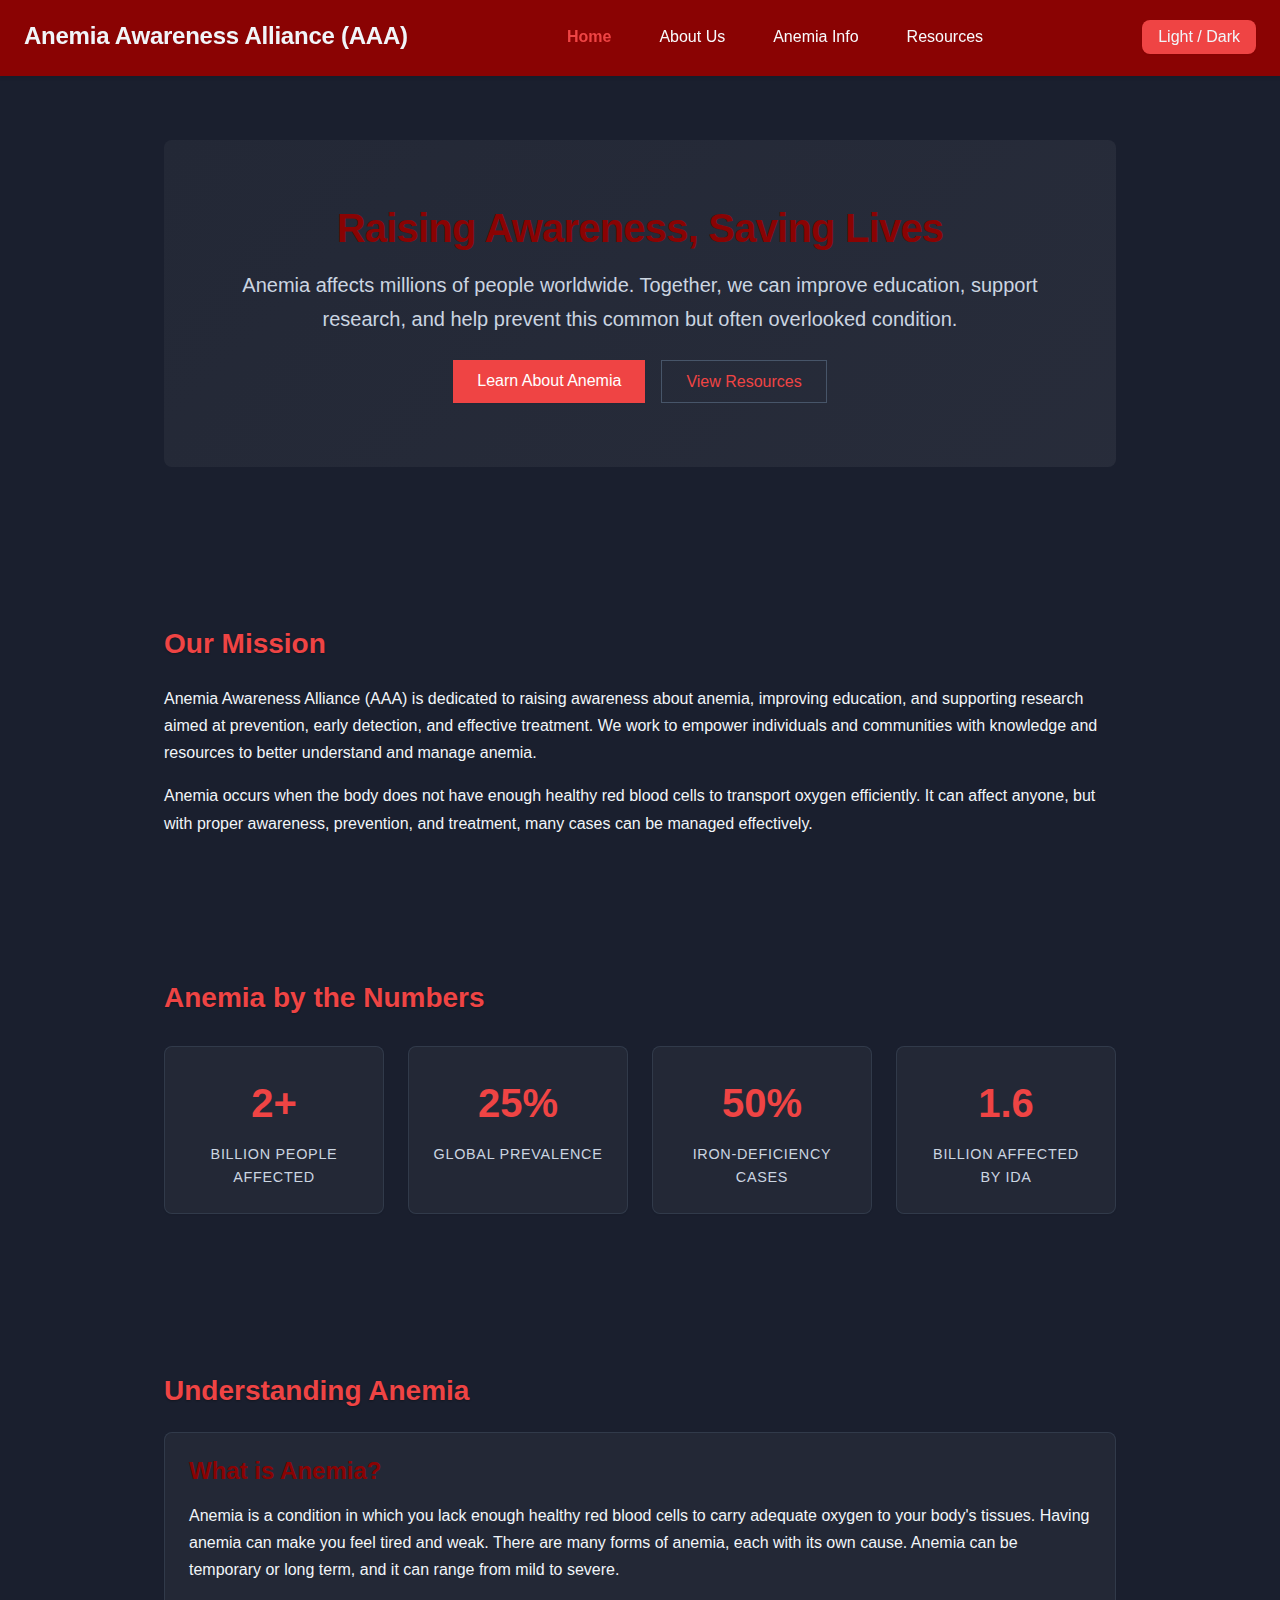
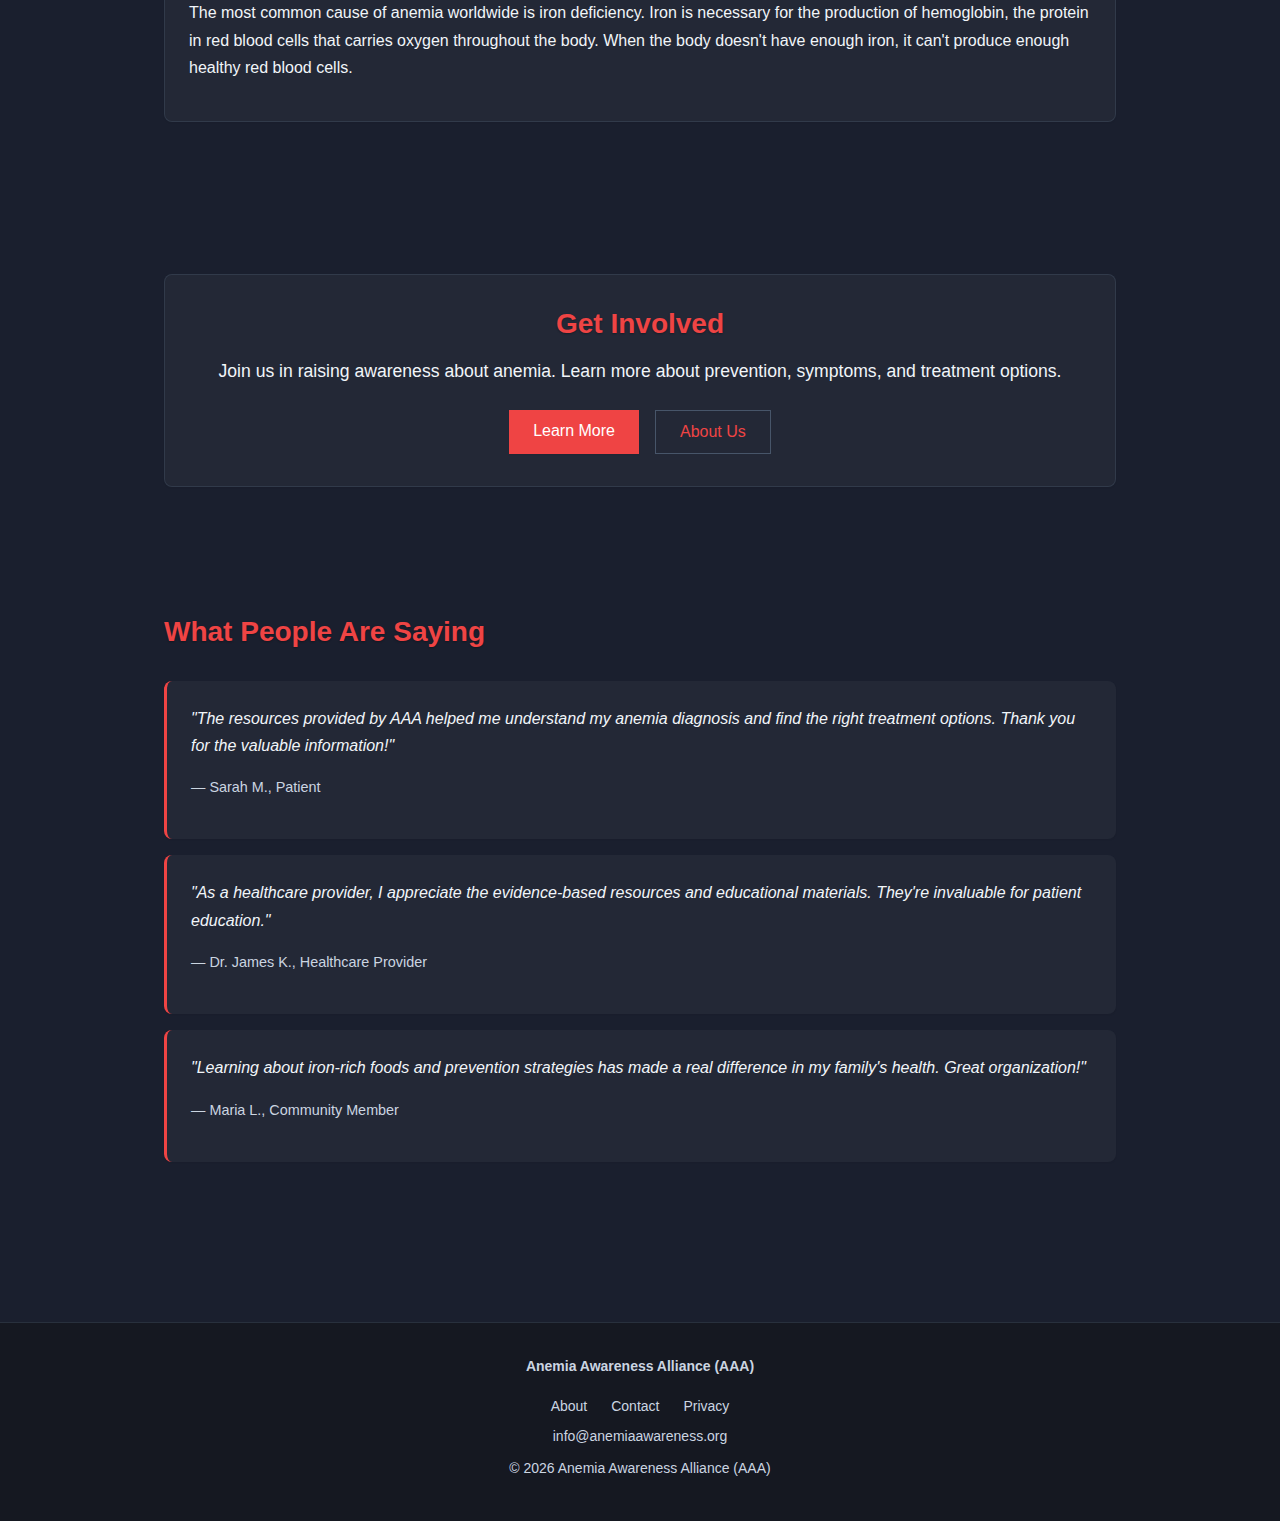
<file: index.html>
<!DOCTYPE html>
<html lang="en" class="theme-dark">
<head>
  <meta charset="UTF-8" />
  <meta name="viewport" content="width=device-width, initial-scale=1.0" />
  <title>Anemia Awareness Alliance (AAA)</title>
  <link rel="stylesheet" href="style.css" />
</head>
<body class="theme-dark">
  <header>
    <h1>Anemia Awareness Alliance (AAA)</h1>
    <nav>
      <a href="index.html" class="active">Home</a>
      <a href="about.html">About Us</a>
      <a href="research.html">Anemia Info</a>
      <a href="resources.html">Resources</a>
    </nav>
    <button class="theme-toggle" onclick="toggleTheme()" aria-label="Toggle theme">Light / Dark</button>
  </header>

  <main>
    <!-- Hero Section -->
    <section>
      <div class="hero">
        <h1>Raising Awareness, Saving Lives</h1>
        <p>
          Anemia affects millions of people worldwide. Together, we can improve education,
          support research, and help prevent this common but often overlooked condition.
        </p>
        <div class="btn-group">
          <a href="research.html" class="btn-primary">Learn About Anemia</a>
          <a href="resources.html" class="btn-secondary">View Resources</a>
        </div>
      </div>
    </section>

    <!-- Mission Section -->
    <section>
      <h2>Our Mission</h2>
      <p>
        Anemia Awareness Alliance (AAA) is dedicated to raising awareness about anemia,
        improving education, and supporting research aimed at prevention, early detection,
        and effective treatment. We work to empower individuals and communities with knowledge
        and resources to better understand and manage anemia.
      </p>
      <p>
        Anemia occurs when the body does not have enough healthy red blood cells to transport
        oxygen efficiently. It can affect anyone, but with proper awareness, prevention, and
        treatment, many cases can be managed effectively.
      </p>
    </section>

    <!-- Stats Section -->
    <section>
      <h2>Anemia by the Numbers</h2>
      <div class="stats-grid">
        <div class="stat-card">
          <div class="stat-number">2+</div>
          <div class="stat-label">Billion People Affected</div>
        </div>
        <div class="stat-card">
          <div class="stat-number">25%</div>
          <div class="stat-label">Global Prevalence</div>
        </div>
        <div class="stat-card">
          <div class="stat-number">50%</div>
          <div class="stat-label">Iron-Deficiency Cases</div>
        </div>
        <div class="stat-card">
          <div class="stat-number">1.6</div>
          <div class="stat-label">Billion Affected by IDA</div>
        </div>
      </div>
    </section>

    <!-- Awareness Explanation -->
    <section>
      <h2>Understanding Anemia</h2>
      <div class="card">
        <h3>What is Anemia?</h3>
        <p>
          Anemia is a condition in which you lack enough healthy red blood cells to carry adequate
          oxygen to your body's tissues. Having anemia can make you feel tired and weak. There are
          many forms of anemia, each with its own cause. Anemia can be temporary or long term, and
          it can range from mild to severe.
        </p>
        <p>
          The most common cause of anemia worldwide is iron deficiency. Iron is necessary for the
          production of hemoglobin, the protein in red blood cells that carries oxygen throughout
          the body. When the body doesn't have enough iron, it can't produce enough healthy red
          blood cells.
        </p>
      </div>
    </section>

    <!-- Call to Action -->
    <section>
      <div class="card card-cta">
        <h2>Get Involved</h2>
        <p>
          Join us in raising awareness about anemia. Learn more about prevention, symptoms, and treatment options.
        </p>
        <div class="btn-group">
          <a href="research.html" class="btn-primary">Learn More</a>
          <a href="about.html" class="btn-secondary">About Us</a>
        </div>
      </div>
    </section>

    <!-- Testimonials Section -->
    <section>
      <h2>What People Are Saying</h2>
      <div class="testimonials">
        <div class="testimonial">
          <p class="testimonial-text">
            "The resources provided by AAA helped me understand my anemia diagnosis and find the right treatment options. Thank you for the valuable information!"
          </p>
          <p class="testimonial-author">— Sarah M., Patient</p>
        </div>
        <div class="testimonial">
          <p class="testimonial-text">
            "As a healthcare provider, I appreciate the evidence-based resources and educational materials. They're invaluable for patient education."
          </p>
          <p class="testimonial-author">— Dr. James K., Healthcare Provider</p>
        </div>
        <div class="testimonial">
          <p class="testimonial-text">
            "Learning about iron-rich foods and prevention strategies has made a real difference in my family's health. Great organization!"
          </p>
          <p class="testimonial-author">— Maria L., Community Member</p>
        </div>
      </div>
    </section>
  </main>

  <footer>
    <p><strong>Anemia Awareness Alliance (AAA)</strong></p>
    <div class="footer-links">
      <a href="about.html">About</a>
      <a href="about.html">Contact</a>
      <a href="#">Privacy</a>
    </div>
    <p class="footer-email">
      <a href="mailto:info@anemiaawareness.org">info@anemiaawareness.org</a>
    </p>
    <p>&copy; 2026 Anemia Awareness Alliance (AAA)</p>
  </footer>
  <script src="theme.js"></script>
</body>
</html>
</file>
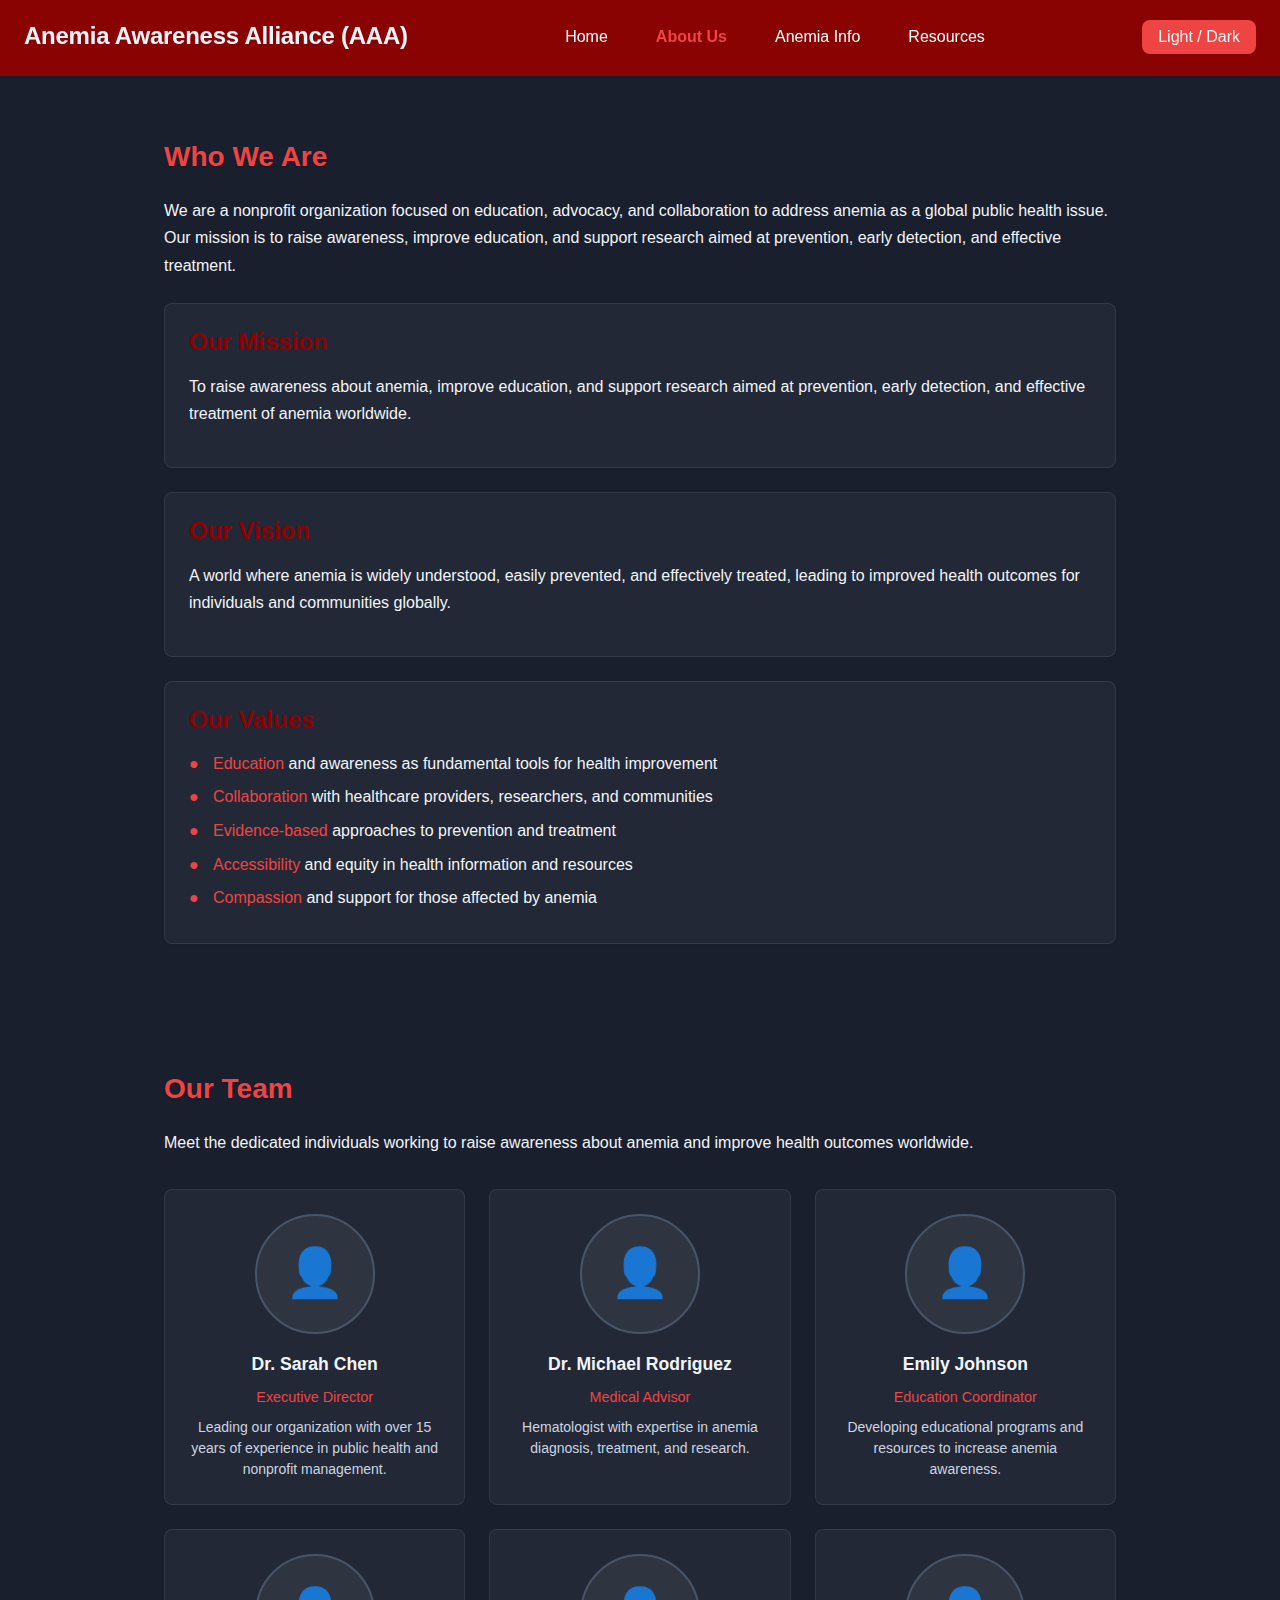
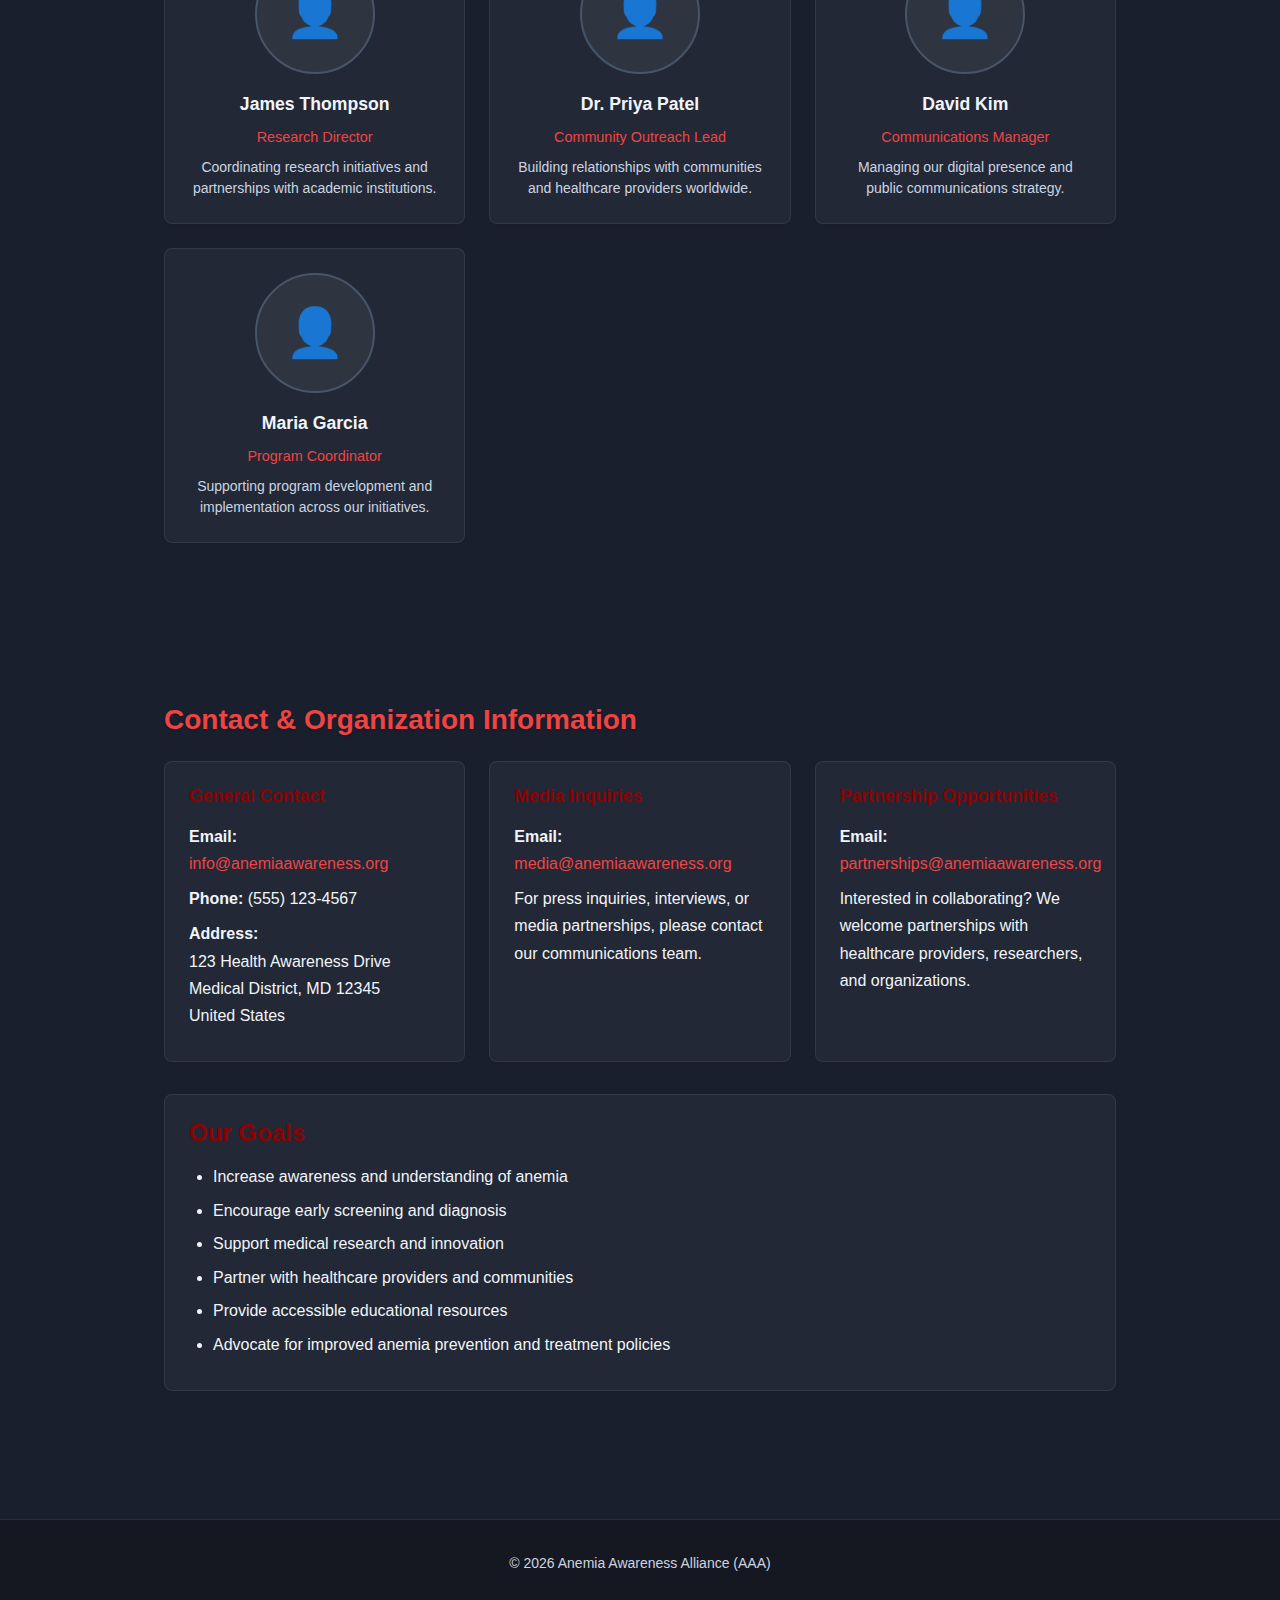
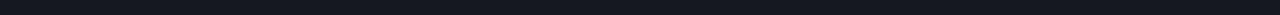
<file: about.html>
<!DOCTYPE html>
<html lang="en" class="theme-dark">
<head>
  <meta charset="UTF-8" />
  <meta name="viewport" content="width=device-width, initial-scale=1.0" />
  <title>About Us | AAA</title>
  <link rel="stylesheet" href="style.css" />
</head>
<body class="theme-dark">
  <header>
    <h1>Anemia Awareness Alliance (AAA)</h1>
    <nav>
      <a href="index.html">Home</a>
      <a href="about.html" class="active">About Us</a>
      <a href="research.html">Anemia Info</a>
      <a href="resources.html">Resources</a>
    </nav>
    <button class="theme-toggle" onclick="toggleTheme()" aria-label="Toggle theme">Light / Dark</button>
  </header>

  <main>
    <section>
      <h2>Who We Are</h2>
      <p>
        We are a nonprofit organization focused on education, advocacy, and collaboration
        to address anemia as a global public health issue. Our mission is to raise awareness,
        improve education, and support research aimed at prevention, early detection, and effective treatment.
      </p>

      <div class="card">
        <h3>Our Mission</h3>
        <p>
          To raise awareness about anemia, improve education, and support research aimed at prevention,
          early detection, and effective treatment of anemia worldwide.
        </p>
      </div>

      <div class="card">
        <h3>Our Vision</h3>
        <p>
          A world where anemia is widely understood, easily prevented, and effectively treated,
          leading to improved health outcomes for individuals and communities globally.
        </p>
      </div>

      <div class="card">
        <h3>Our Values</h3>
        <ul class="values-list">
          <li><span>Education</span> and awareness as fundamental tools for health improvement</li>
          <li><span>Collaboration</span> with healthcare providers, researchers, and communities</li>
          <li><span>Evidence-based</span> approaches to prevention and treatment</li>
          <li><span>Accessibility</span> and equity in health information and resources</li>
          <li><span>Compassion</span> and support for those affected by anemia</li>
        </ul>
      </div>
    </section>

    <!-- Iron Rush Mini-Game -->
    <section class="game-section">
      <h2>Iron Rush - Learn While You Play</h2>
      <p>
        Try our interactive mini-game to learn about iron-rich foods and what to avoid!
        Control a red blood cell and collect iron-rich foods while avoiding items that block iron absorption.
      </p>
      <div class="game-container">
        <div class="game-wrapper">
          <canvas id="ironRushCanvas" class="game-canvas"></canvas>
          <p class="game-description">
            Use arrow keys or WASD to move. Collect iron-rich foods (meat, spinach, beans, vitamin C) and avoid tea, coffee, and milk.
          </p>
        </div>
      </div>
    </section>

    <!-- Team Section -->
    <section>
      <h2>Our Team</h2>
      <p>
        Meet the dedicated individuals working to raise awareness about anemia and improve health outcomes worldwide.
      </p>
      <div class="team-grid">
        <div class="team-member">
          <div class="team-member-image">👤</div>
          <div class="team-member-name">Dr. Sarah Chen</div>
          <div class="team-member-role">Executive Director</div>
          <div class="team-member-bio">
            Leading our organization with over 15 years of experience in public health and nonprofit management.
          </div>
        </div>
        <div class="team-member">
          <div class="team-member-image">👤</div>
          <div class="team-member-name">Dr. Michael Rodriguez</div>
          <div class="team-member-role">Medical Advisor</div>
          <div class="team-member-bio">
            Hematologist with expertise in anemia diagnosis, treatment, and research.
          </div>
        </div>
        <div class="team-member">
          <div class="team-member-image">👤</div>
          <div class="team-member-name">Emily Johnson</div>
          <div class="team-member-role">Education Coordinator</div>
          <div class="team-member-bio">
            Developing educational programs and resources to increase anemia awareness.
          </div>
        </div>
        <div class="team-member">
          <div class="team-member-image">👤</div>
          <div class="team-member-name">James Thompson</div>
          <div class="team-member-role">Research Director</div>
          <div class="team-member-bio">
            Coordinating research initiatives and partnerships with academic institutions.
          </div>
        </div>
        <div class="team-member">
          <div class="team-member-image">👤</div>
          <div class="team-member-name">Dr. Priya Patel</div>
          <div class="team-member-role">Community Outreach Lead</div>
          <div class="team-member-bio">
            Building relationships with communities and healthcare providers worldwide.
          </div>
        </div>
        <div class="team-member">
          <div class="team-member-image">👤</div>
          <div class="team-member-name">David Kim</div>
          <div class="team-member-role">Communications Manager</div>
          <div class="team-member-bio">
            Managing our digital presence and public communications strategy.
          </div>
        </div>
        <div class="team-member">
          <div class="team-member-image">👤</div>
          <div class="team-member-name">Maria Garcia</div>
          <div class="team-member-role">Program Coordinator</div>
          <div class="team-member-bio">
            Supporting program development and implementation across our initiatives.
          </div>
        </div>
      </div>
    </section>

    <!-- Organization Info Section -->
    <section class="org-info">
      <h2>Contact & Organization Information</h2>
      <div class="org-info-grid">
        <div class="org-contact">
          <h4>General Contact</h4>
          <p><strong>Email:</strong> <a href="mailto:info@anemiaawareness.org">info@anemiaawareness.org</a></p>
          <p><strong>Phone:</strong> (555) 123-4567</p>
          <p><strong>Address:</strong><br>
            123 Health Awareness Drive<br>
            Medical District, MD 12345<br>
            United States</p>
        </div>
        <div class="org-contact">
          <h4>Media Inquiries</h4>
          <p><strong>Email:</strong> <a href="mailto:media@anemiaawareness.org">media@anemiaawareness.org</a></p>
          <p>For press inquiries, interviews, or media partnerships, please contact our communications team.</p>
        </div>
        <div class="org-contact">
          <h4>Partnership Opportunities</h4>
          <p><strong>Email:</strong> <a href="mailto:partnerships@anemiaawareness.org">partnerships@anemiaawareness.org</a></p>
          <p>Interested in collaborating? We welcome partnerships with healthcare providers, researchers, and organizations.</p>
        </div>
      </div>

      <div class="card card-margin-top">
        <h3>Our Goals</h3>
        <ul>
          <li>Increase awareness and understanding of anemia</li>
          <li>Encourage early screening and diagnosis</li>
          <li>Support medical research and innovation</li>
          <li>Partner with healthcare providers and communities</li>
          <li>Provide accessible educational resources</li>
          <li>Advocate for improved anemia prevention and treatment policies</li>
        </ul>
      </div>
    </section>
  </main>

  <footer>
    <p>&copy; 2026 Anemia Awareness Alliance (AAA)</p>
  </footer>
  <script src="theme.js"></script>
  <script>
    // Show game when clicking a value word
    document.addEventListener('DOMContentLoaded', function() {
      const valueWords = document.querySelectorAll('.values-list li span');
      const gameSection = document.querySelector('.game-section');
      
      valueWords.forEach(word => {
        word.addEventListener('click', function() {
          gameSection.classList.add('visible');
          gameSection.scrollIntoView({ behavior: 'smooth', block: 'start' });
        });
      });
    });
  </script>
  <script src="iron-rush-game.js"></script>
</body>
</html>
</file>
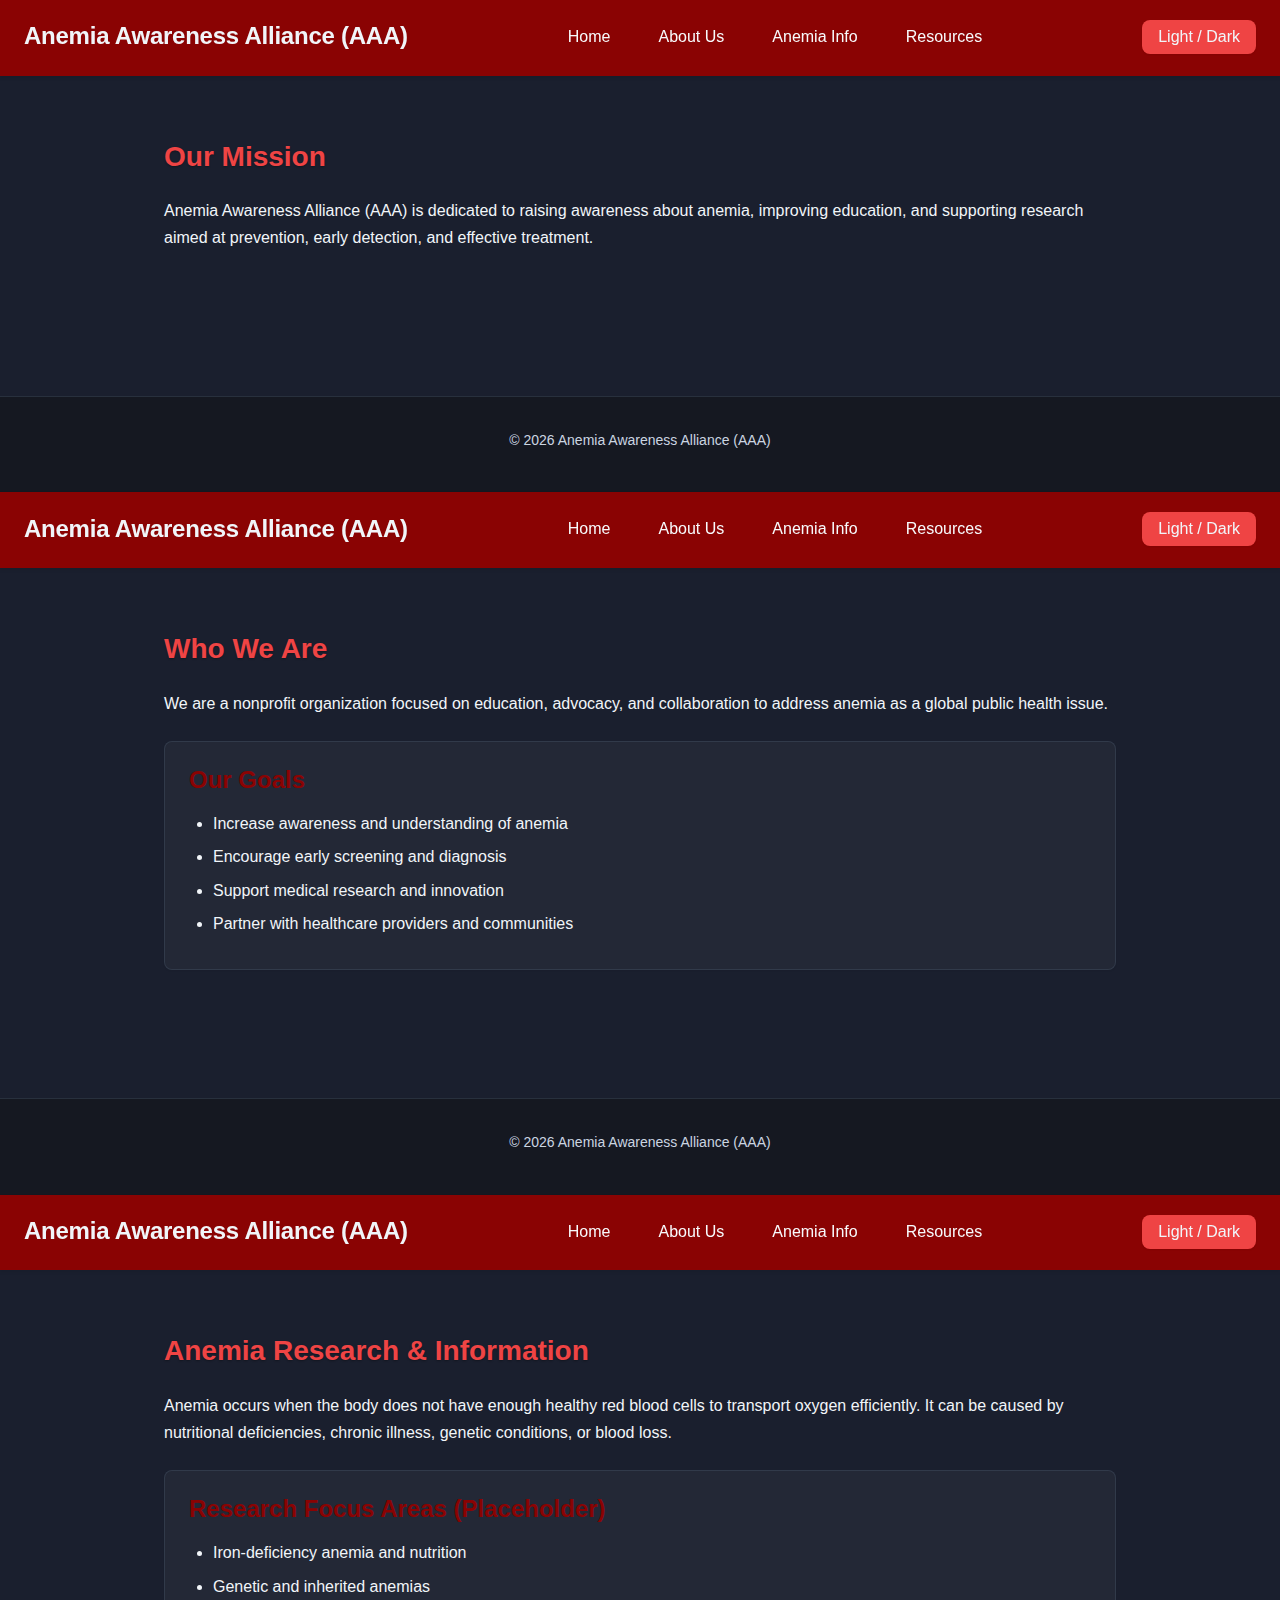
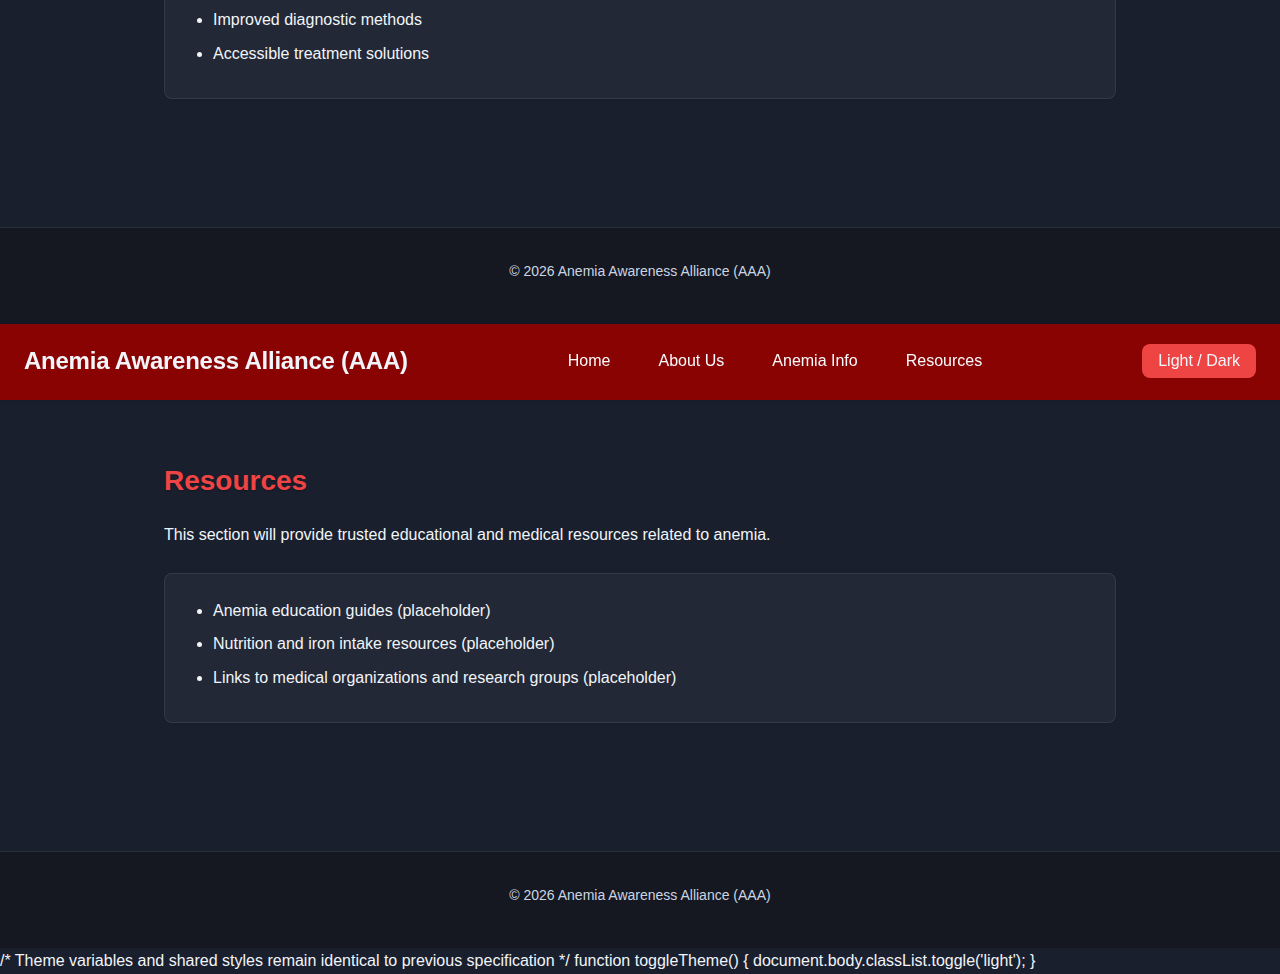
<file: medical_nonprofit_landing_page.html>
<!-- =========================
     index.html (HOME)
     ========================= -->
<!DOCTYPE html>
<html lang="en">
<head>
  <meta charset="UTF-8" />
  <meta name="viewport" content="width=device-width, initial-scale=1.0" />
  <title>Anemia Awareness Alliance (AAA)</title>
  <link rel="stylesheet" href="style.css" />
</head>
<body>
<header>
  <h1>Anemia Awareness Alliance (AAA)</h1>
  <nav>
    <a href="index.html">Home</a>
    <a href="about.html">About Us</a>
    <a href="research.html">Anemia Info</a>
    <a href="resources.html">Resources</a>
  </nav>
  <button class="theme-toggle" onclick="toggleTheme()">Light / Dark</button>
</header>

<section>
  <h2>Our Mission</h2>
  <p>
    Anemia Awareness Alliance (AAA) is dedicated to raising awareness about anemia,
    improving education, and supporting research aimed at prevention, early detection,
    and effective treatment.
  </p>
</section>

<footer>
  <p>&copy; 2026 Anemia Awareness Alliance (AAA)</p>
</footer>
<script src="theme.js"></script>
</body>
</html>


<!-- =========================
     about.html
     ========================= -->
<!DOCTYPE html>
<html lang="en">
<head>
  <meta charset="UTF-8" />
  <meta name="viewport" content="width=device-width, initial-scale=1.0" />
  <title>About Us | AAA</title>
  <link rel="stylesheet" href="style.css" />
</head>
<body>
<header>
  <h1>Anemia Awareness Alliance (AAA)</h1>
  <nav>
    <a href="index.html">Home</a>
    <a href="about.html">About Us</a>
    <a href="research.html">Anemia Info</a>
    <a href="resources.html">Resources</a>
  </nav>
  <button class="theme-toggle" onclick="toggleTheme()">Light / Dark</button>
</header>

<section>
  <h2>Who We Are</h2>
  <p>
    We are a nonprofit organization focused on education, advocacy, and collaboration
    to address anemia as a global public health issue.
  </p>

  <div class="card">
    <h3>Our Goals</h3>
    <ul>
      <li>Increase awareness and understanding of anemia</li>
      <li>Encourage early screening and diagnosis</li>
      <li>Support medical research and innovation</li>
      <li>Partner with healthcare providers and communities</li>
    </ul>
  </div>
</section>

<footer>
  <p>&copy; 2026 Anemia Awareness Alliance (AAA)</p>
</footer>
<script src="theme.js"></script>
</body>
</html>


<!-- =========================
     research.html
     ========================= -->
<!DOCTYPE html>
<html lang="en">
<head>
  <meta charset="UTF-8" />
  <meta name="viewport" content="width=device-width, initial-scale=1.0" />
  <title>Anemia Information | AAA</title>
  <link rel="stylesheet" href="style.css" />
</head>
<body>
<header>
  <h1>Anemia Awareness Alliance (AAA)</h1>
  <nav>
    <a href="index.html">Home</a>
    <a href="about.html">About Us</a>
    <a href="research.html">Anemia Info</a>
    <a href="resources.html">Resources</a>
  </nav>
  <button class="theme-toggle" onclick="toggleTheme()">Light / Dark</button>
</header>

<section>
  <h2>Anemia Research & Information</h2>
  <p>
    Anemia occurs when the body does not have enough healthy red blood cells to
    transport oxygen efficiently. It can be caused by nutritional deficiencies,
    chronic illness, genetic conditions, or blood loss.
  </p>

  <div class="card">
    <h3>Research Focus Areas (Placeholder)</h3>
    <ul>
      <li>Iron-deficiency anemia and nutrition</li>
      <li>Genetic and inherited anemias</li>
      <li>Improved diagnostic methods</li>
      <li>Accessible treatment solutions</li>
    </ul>
  </div>
</section>

<footer>
  <p>&copy; 2026 Anemia Awareness Alliance (AAA)</p>
</footer>
<script src="theme.js"></script>
</body>
</html>


<!-- =========================
     resources.html
     ========================= -->
<!DOCTYPE html>
<html lang="en">
<head>
  <meta charset="UTF-8" />
  <meta name="viewport" content="width=device-width, initial-scale=1.0" />
  <title>Resources | AAA</title>
  <link rel="stylesheet" href="style.css" />
</head>
<body>
<header>
  <h1>Anemia Awareness Alliance (AAA)</h1>
  <nav>
    <a href="index.html">Home</a>
    <a href="about.html">About Us</a>
    <a href="research.html">Anemia Info</a>
    <a href="resources.html">Resources</a>
  </nav>
  <button class="theme-toggle" onclick="toggleTheme()">Light / Dark</button>
</header>

<section>
  <h2>Resources</h2>
  <p>
    This section will provide trusted educational and medical resources related
    to anemia.
  </p>

  <div class="card">
    <ul>
      <li>Anemia education guides (placeholder)</li>
      <li>Nutrition and iron intake resources (placeholder)</li>
      <li>Links to medical organizations and research groups (placeholder)</li>
    </ul>
  </div>
</section>

<footer>
  <p>&copy; 2026 Anemia Awareness Alliance (AAA)</p>
</footer>
<script src="theme.js"></script>
</body>
</html>


<!-- =========================
     style.css (SHARED)
     ========================= -->
/* Theme variables and shared styles remain identical to previous specification */


<!-- =========================
     theme.js (SHARED)
     ========================= -->
function toggleTheme() {
  document.body.classList.toggle('light');
}
</file>
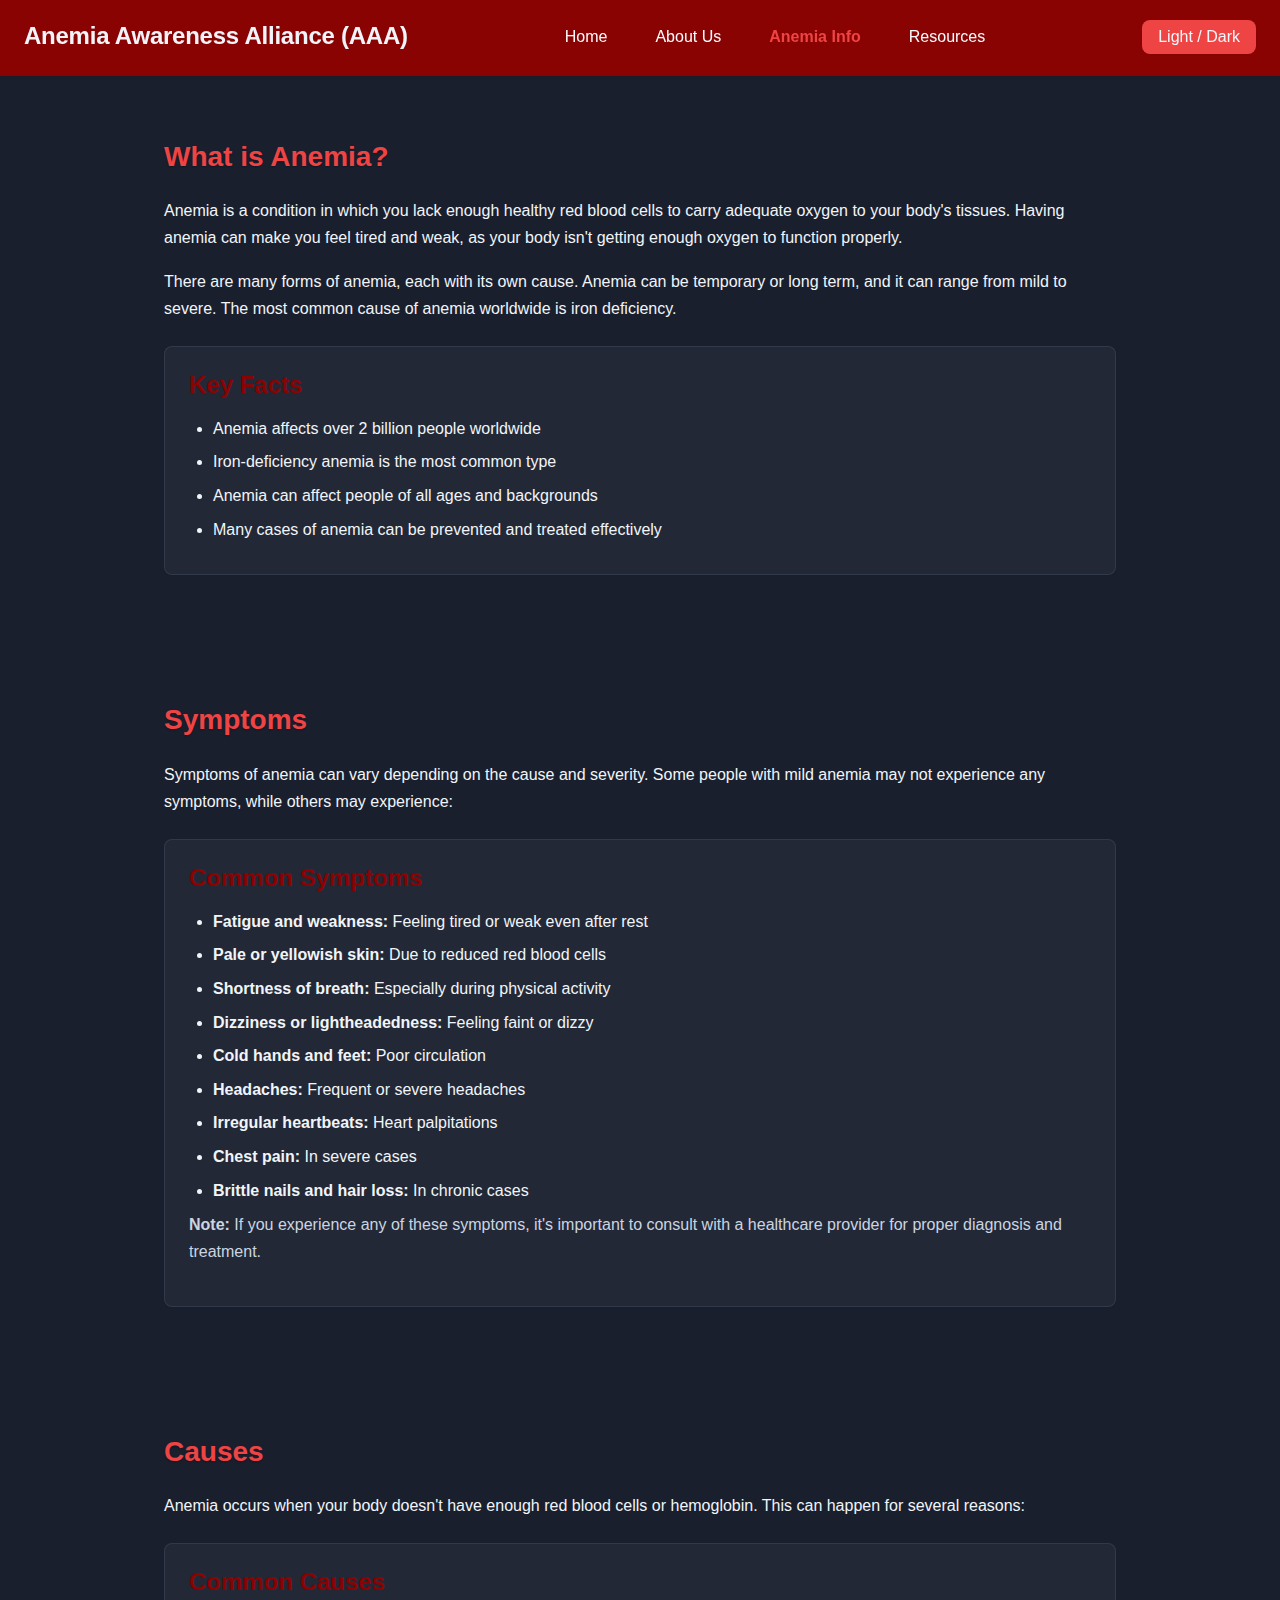
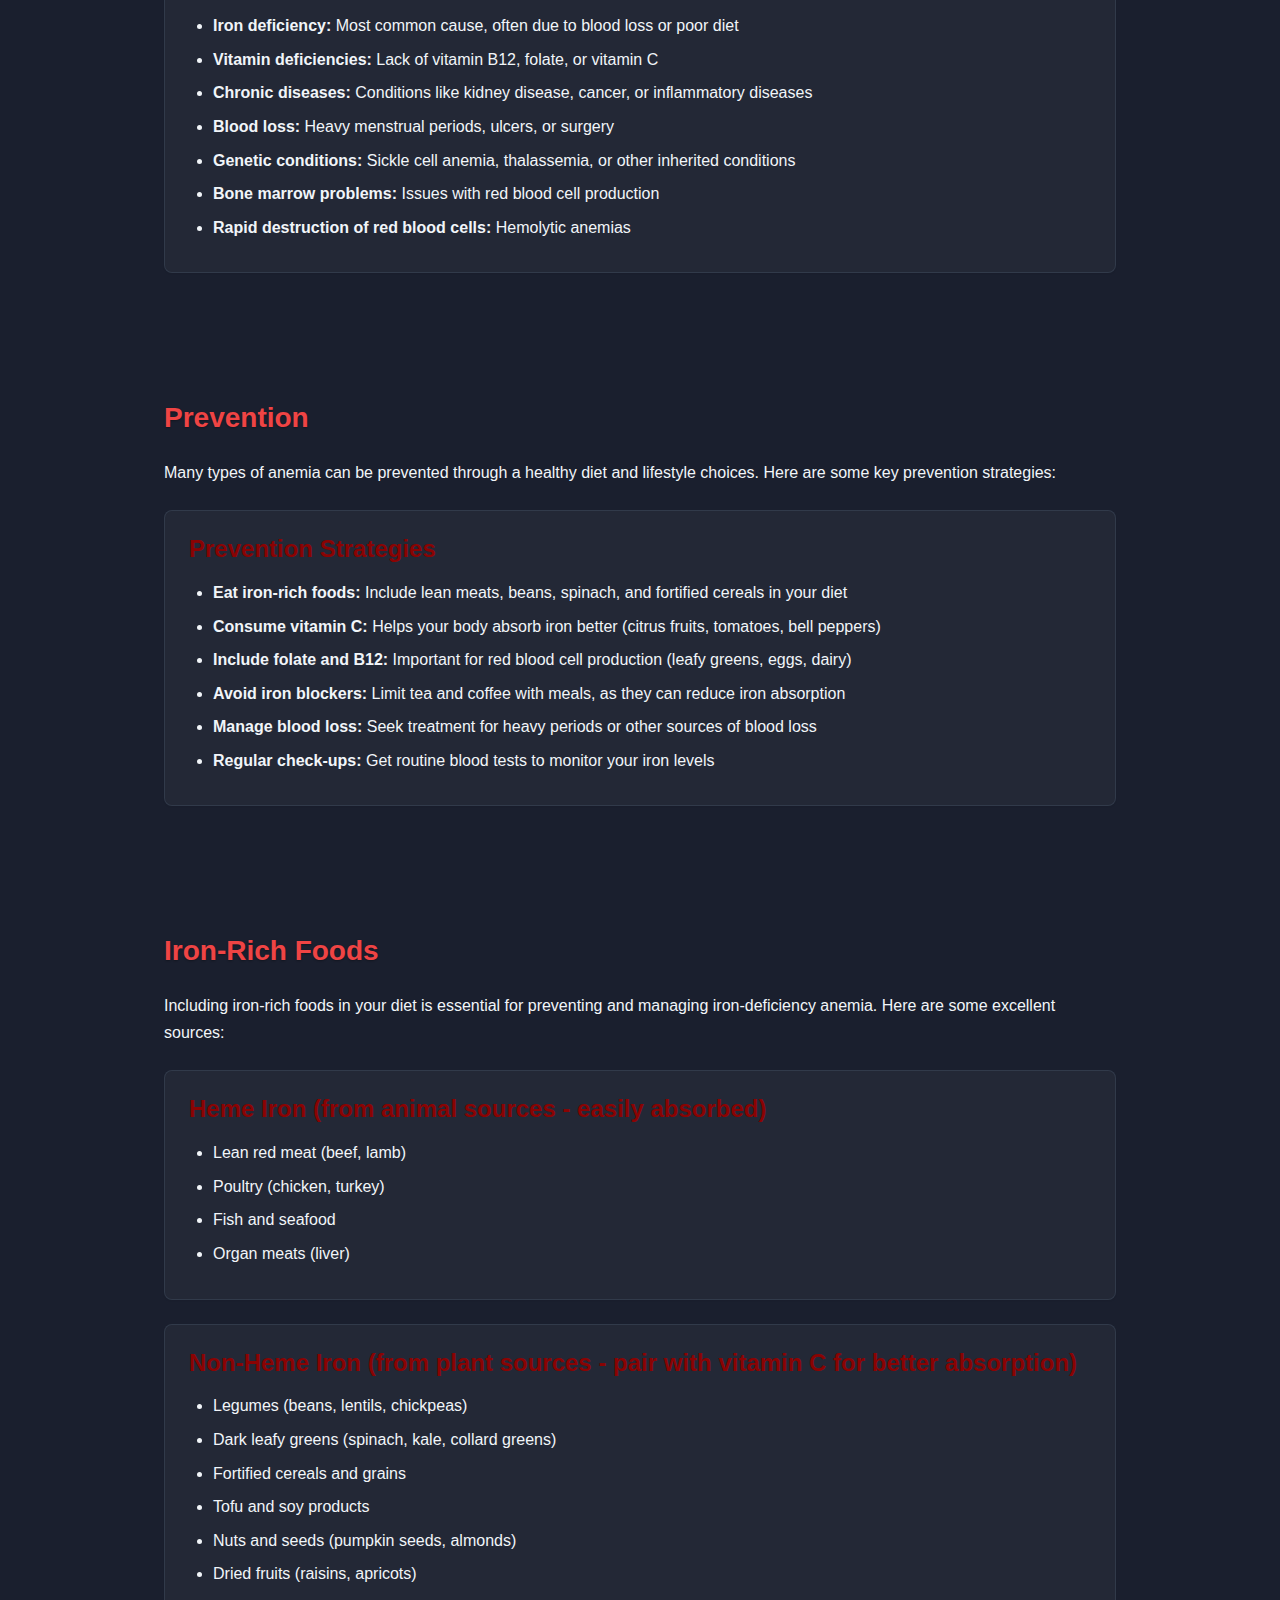
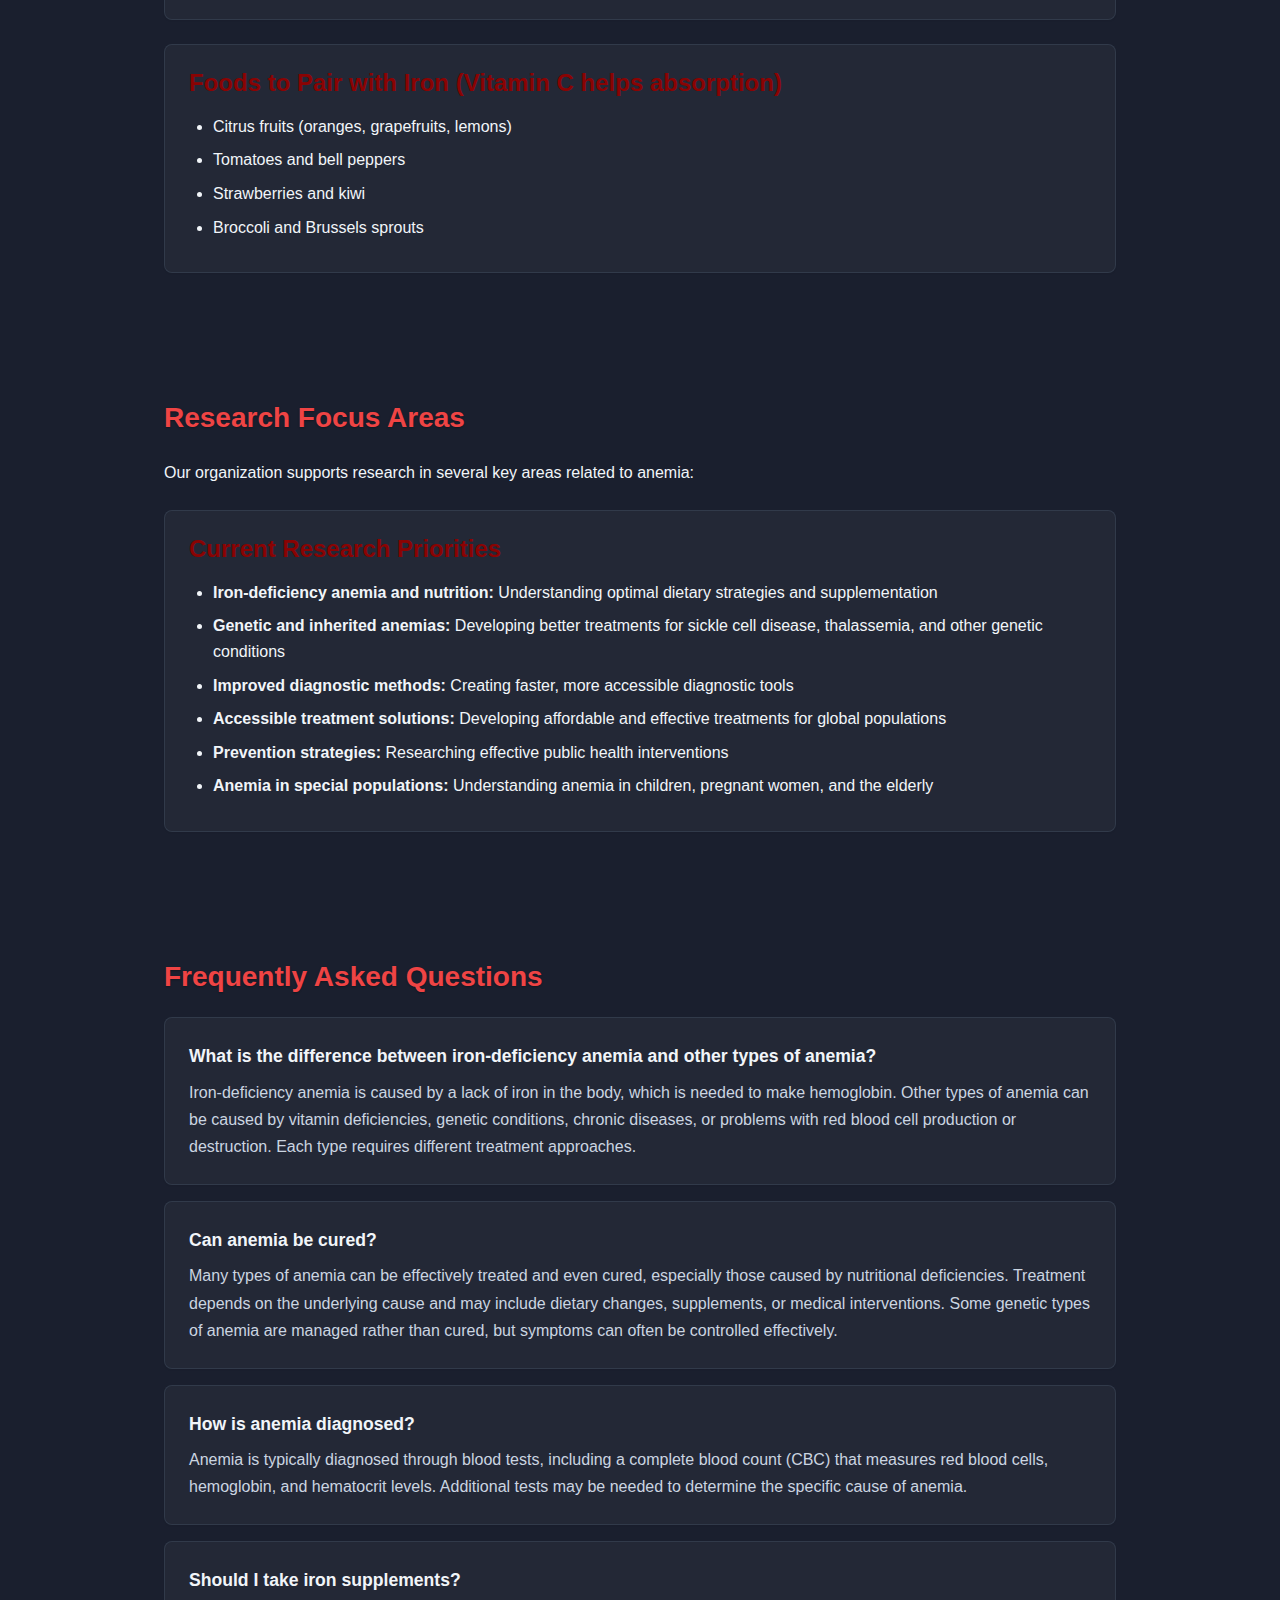
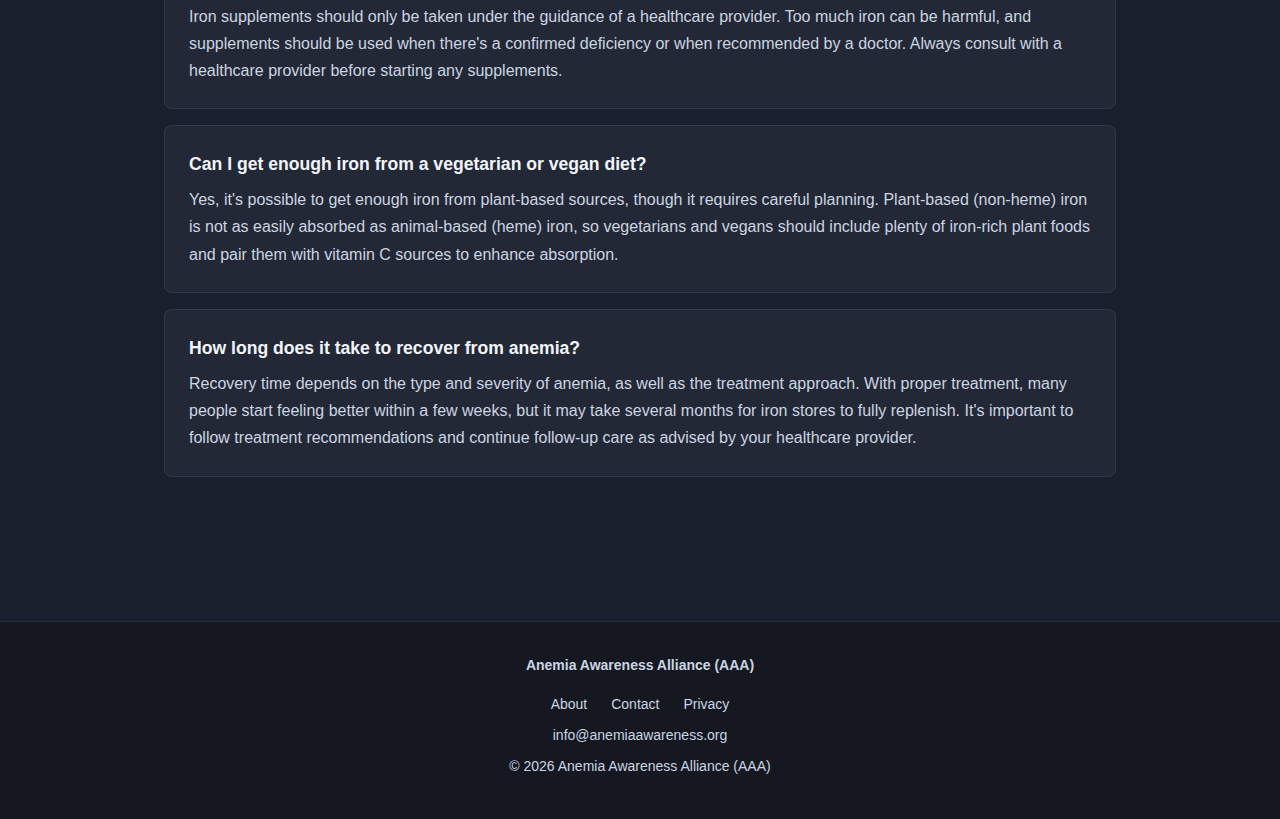
<file: research.html>
<!DOCTYPE html>
<html lang="en" class="theme-dark">
<head>
  <meta charset="UTF-8" />
  <meta name="viewport" content="width=device-width, initial-scale=1.0" />
  <title>Anemia Information | AAA</title>
  <link rel="stylesheet" href="style.css" />
</head>
<body class="theme-dark">
  <header>
    <h1>Anemia Awareness Alliance (AAA)</h1>
    <nav>
      <a href="index.html">Home</a>
      <a href="about.html">About Us</a>
      <a href="research.html" class="active">Anemia Info</a>
      <a href="resources.html">Resources</a>
    </nav>
    <button class="theme-toggle" onclick="toggleTheme()" aria-label="Toggle theme">Light / Dark</button>
  </header>

  <main>
    <!-- What is Anemia Section -->
    <section>
      <h2>What is Anemia?</h2>
      <p>
        Anemia is a condition in which you lack enough healthy red blood cells to carry adequate
        oxygen to your body's tissues. Having anemia can make you feel tired and weak, as your
        body isn't getting enough oxygen to function properly.
      </p>
      <p>
        There are many forms of anemia, each with its own cause. Anemia can be temporary or
        long term, and it can range from mild to severe. The most common cause of anemia worldwide
        is iron deficiency.
      </p>
      <div class="card">
        <h3>Key Facts</h3>
        <ul>
          <li>Anemia affects over 2 billion people worldwide</li>
          <li>Iron-deficiency anemia is the most common type</li>
          <li>Anemia can affect people of all ages and backgrounds</li>
          <li>Many cases of anemia can be prevented and treated effectively</li>
        </ul>
      </div>
    </section>

    <!-- Symptoms Section -->
    <section>
      <h2>Symptoms</h2>
      <p>
        Symptoms of anemia can vary depending on the cause and severity. Some people with mild
        anemia may not experience any symptoms, while others may experience:
      </p>
      <div class="card">
        <h3>Common Symptoms</h3>
        <ul>
          <li><strong>Fatigue and weakness:</strong> Feeling tired or weak even after rest</li>
          <li><strong>Pale or yellowish skin:</strong> Due to reduced red blood cells</li>
          <li><strong>Shortness of breath:</strong> Especially during physical activity</li>
          <li><strong>Dizziness or lightheadedness:</strong> Feeling faint or dizzy</li>
          <li><strong>Cold hands and feet:</strong> Poor circulation</li>
          <li><strong>Headaches:</strong> Frequent or severe headaches</li>
          <li><strong>Irregular heartbeats:</strong> Heart palpitations</li>
          <li><strong>Chest pain:</strong> In severe cases</li>
          <li><strong>Brittle nails and hair loss:</strong> In chronic cases</li>
        </ul>
        <p class="text-secondary">
          <strong>Note:</strong> If you experience any of these symptoms, it's important to
          consult with a healthcare provider for proper diagnosis and treatment.
        </p>
      </div>
    </section>

    <!-- Causes Section -->
    <section>
      <h2>Causes</h2>
      <p>
        Anemia occurs when your body doesn't have enough red blood cells or hemoglobin.
        This can happen for several reasons:
      </p>
      <div class="card">
        <h3>Common Causes</h3>
        <ul>
          <li><strong>Iron deficiency:</strong> Most common cause, often due to blood loss or poor diet</li>
          <li><strong>Vitamin deficiencies:</strong> Lack of vitamin B12, folate, or vitamin C</li>
          <li><strong>Chronic diseases:</strong> Conditions like kidney disease, cancer, or inflammatory diseases</li>
          <li><strong>Blood loss:</strong> Heavy menstrual periods, ulcers, or surgery</li>
          <li><strong>Genetic conditions:</strong> Sickle cell anemia, thalassemia, or other inherited conditions</li>
          <li><strong>Bone marrow problems:</strong> Issues with red blood cell production</li>
          <li><strong>Rapid destruction of red blood cells:</strong> Hemolytic anemias</li>
        </ul>
      </div>
    </section>

    <!-- Prevention Section -->
    <section>
      <h2>Prevention</h2>
      <p>
        Many types of anemia can be prevented through a healthy diet and lifestyle choices.
        Here are some key prevention strategies:
      </p>
      <div class="card">
        <h3>Prevention Strategies</h3>
        <ul>
          <li><strong>Eat iron-rich foods:</strong> Include lean meats, beans, spinach, and fortified cereals in your diet</li>
          <li><strong>Consume vitamin C:</strong> Helps your body absorb iron better (citrus fruits, tomatoes, bell peppers)</li>
          <li><strong>Include folate and B12:</strong> Important for red blood cell production (leafy greens, eggs, dairy)</li>
          <li><strong>Avoid iron blockers:</strong> Limit tea and coffee with meals, as they can reduce iron absorption</li>
          <li><strong>Manage blood loss:</strong> Seek treatment for heavy periods or other sources of blood loss</li>
          <li><strong>Regular check-ups:</strong> Get routine blood tests to monitor your iron levels</li>
        </ul>
      </div>
    </section>

    <!-- Iron-Rich Foods Section -->
    <section>
      <h2>Iron-Rich Foods</h2>
      <p>
        Including iron-rich foods in your diet is essential for preventing and managing
        iron-deficiency anemia. Here are some excellent sources:
      </p>
      <div class="card">
        <h3>Heme Iron (from animal sources - easily absorbed)</h3>
        <ul>
          <li>Lean red meat (beef, lamb)</li>
          <li>Poultry (chicken, turkey)</li>
          <li>Fish and seafood</li>
          <li>Organ meats (liver)</li>
        </ul>
      </div>
      <div class="card">
        <h3>Non-Heme Iron (from plant sources - pair with vitamin C for better absorption)</h3>
        <ul>
          <li>Legumes (beans, lentils, chickpeas)</li>
          <li>Dark leafy greens (spinach, kale, collard greens)</li>
          <li>Fortified cereals and grains</li>
          <li>Tofu and soy products</li>
          <li>Nuts and seeds (pumpkin seeds, almonds)</li>
          <li>Dried fruits (raisins, apricots)</li>
        </ul>
      </div>
      <div class="card">
        <h3>Foods to Pair with Iron (Vitamin C helps absorption)</h3>
        <ul>
          <li>Citrus fruits (oranges, grapefruits, lemons)</li>
          <li>Tomatoes and bell peppers</li>
          <li>Strawberries and kiwi</li>
          <li>Broccoli and Brussels sprouts</li>
        </ul>
      </div>
    </section>

    <!-- Research Focus Areas -->
    <section>
      <h2>Research Focus Areas</h2>
      <p>
        Our organization supports research in several key areas related to anemia:
      </p>
      <div class="card">
        <h3>Current Research Priorities</h3>
        <ul>
          <li><strong>Iron-deficiency anemia and nutrition:</strong> Understanding optimal dietary strategies and supplementation</li>
          <li><strong>Genetic and inherited anemias:</strong> Developing better treatments for sickle cell disease, thalassemia, and other genetic conditions</li>
          <li><strong>Improved diagnostic methods:</strong> Creating faster, more accessible diagnostic tools</li>
          <li><strong>Accessible treatment solutions:</strong> Developing affordable and effective treatments for global populations</li>
          <li><strong>Prevention strategies:</strong> Researching effective public health interventions</li>
          <li><strong>Anemia in special populations:</strong> Understanding anemia in children, pregnant women, and the elderly</li>
        </ul>
      </div>
    </section>

    <!-- FAQ Section -->
    <section>
      <h2>Frequently Asked Questions</h2>
      <div class="faq-item">
        <div class="faq-question">What is the difference between iron-deficiency anemia and other types of anemia?</div>
        <div class="faq-answer">
          Iron-deficiency anemia is caused by a lack of iron in the body, which is needed to make hemoglobin.
          Other types of anemia can be caused by vitamin deficiencies, genetic conditions, chronic diseases,
          or problems with red blood cell production or destruction. Each type requires different treatment approaches.
        </div>
      </div>
      <div class="faq-item">
        <div class="faq-question">Can anemia be cured?</div>
        <div class="faq-answer">
          Many types of anemia can be effectively treated and even cured, especially those caused by
          nutritional deficiencies. Treatment depends on the underlying cause and may include dietary
          changes, supplements, or medical interventions. Some genetic types of anemia are managed
          rather than cured, but symptoms can often be controlled effectively.
        </div>
      </div>
      <div class="faq-item">
        <div class="faq-question">How is anemia diagnosed?</div>
        <div class="faq-answer">
          Anemia is typically diagnosed through blood tests, including a complete blood count (CBC)
          that measures red blood cells, hemoglobin, and hematocrit levels. Additional tests may
          be needed to determine the specific cause of anemia.
        </div>
      </div>
      <div class="faq-item">
        <div class="faq-question">Should I take iron supplements?</div>
        <div class="faq-answer">
          Iron supplements should only be taken under the guidance of a healthcare provider.
          Too much iron can be harmful, and supplements should be used when there's a confirmed
          deficiency or when recommended by a doctor. Always consult with a healthcare provider
          before starting any supplements.
        </div>
      </div>
      <div class="faq-item">
        <div class="faq-question">Can I get enough iron from a vegetarian or vegan diet?</div>
        <div class="faq-answer">
          Yes, it's possible to get enough iron from plant-based sources, though it requires
          careful planning. Plant-based (non-heme) iron is not as easily absorbed as animal-based
          (heme) iron, so vegetarians and vegans should include plenty of iron-rich plant foods
          and pair them with vitamin C sources to enhance absorption.
        </div>
      </div>
      <div class="faq-item">
        <div class="faq-question">How long does it take to recover from anemia?</div>
        <div class="faq-answer">
          Recovery time depends on the type and severity of anemia, as well as the treatment approach.
          With proper treatment, many people start feeling better within a few weeks, but it may take
          several months for iron stores to fully replenish. It's important to follow treatment
          recommendations and continue follow-up care as advised by your healthcare provider.
        </div>
      </div>
    </section>
  </main>

  <footer>
    <p><strong>Anemia Awareness Alliance (AAA)</strong></p>
    <div class="footer-links">
      <a href="about.html">About</a>
      <a href="about.html">Contact</a>
      <a href="#">Privacy</a>
    </div>
    <p class="footer-email">
      <a href="mailto:info@anemiaawareness.org">info@anemiaawareness.org</a>
    </p>
    <p>&copy; 2026 Anemia Awareness Alliance (AAA)</p>
  </footer>
  <script src="theme.js"></script>
</body>
</html>
</file>
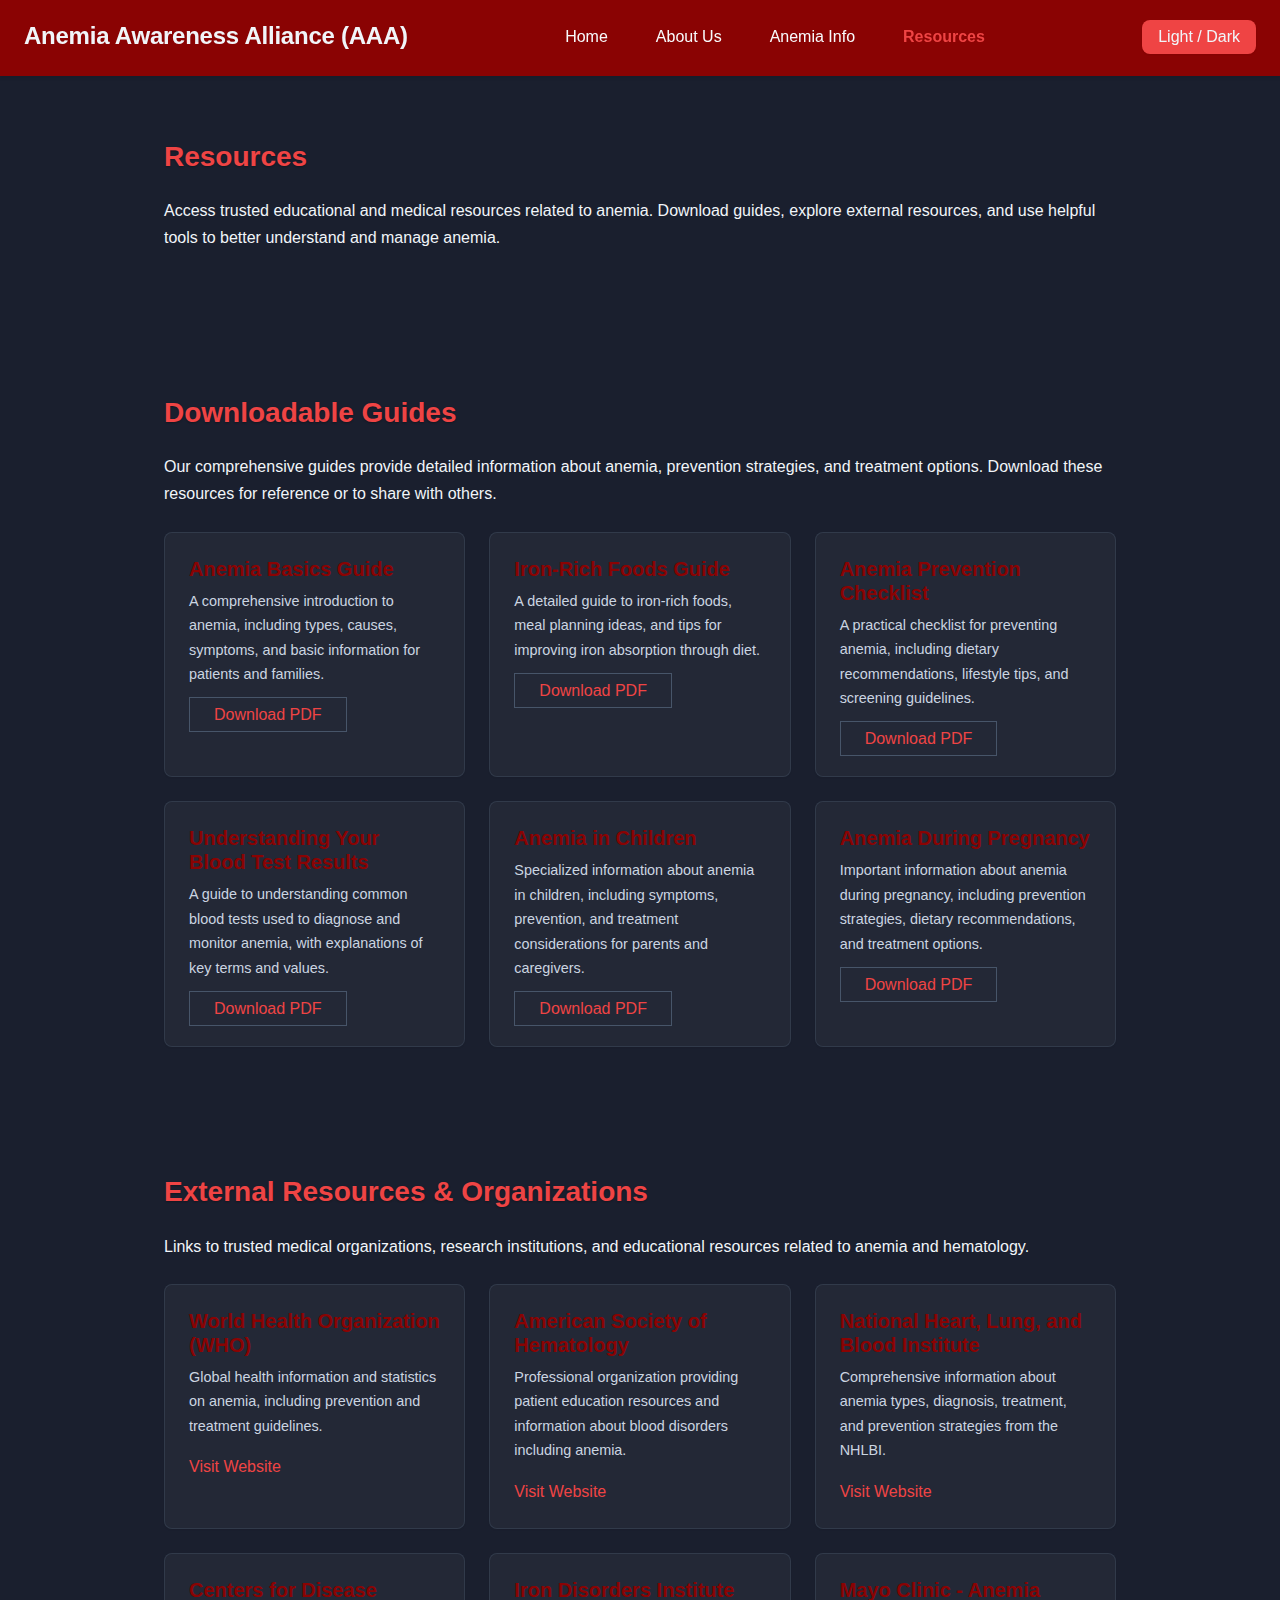
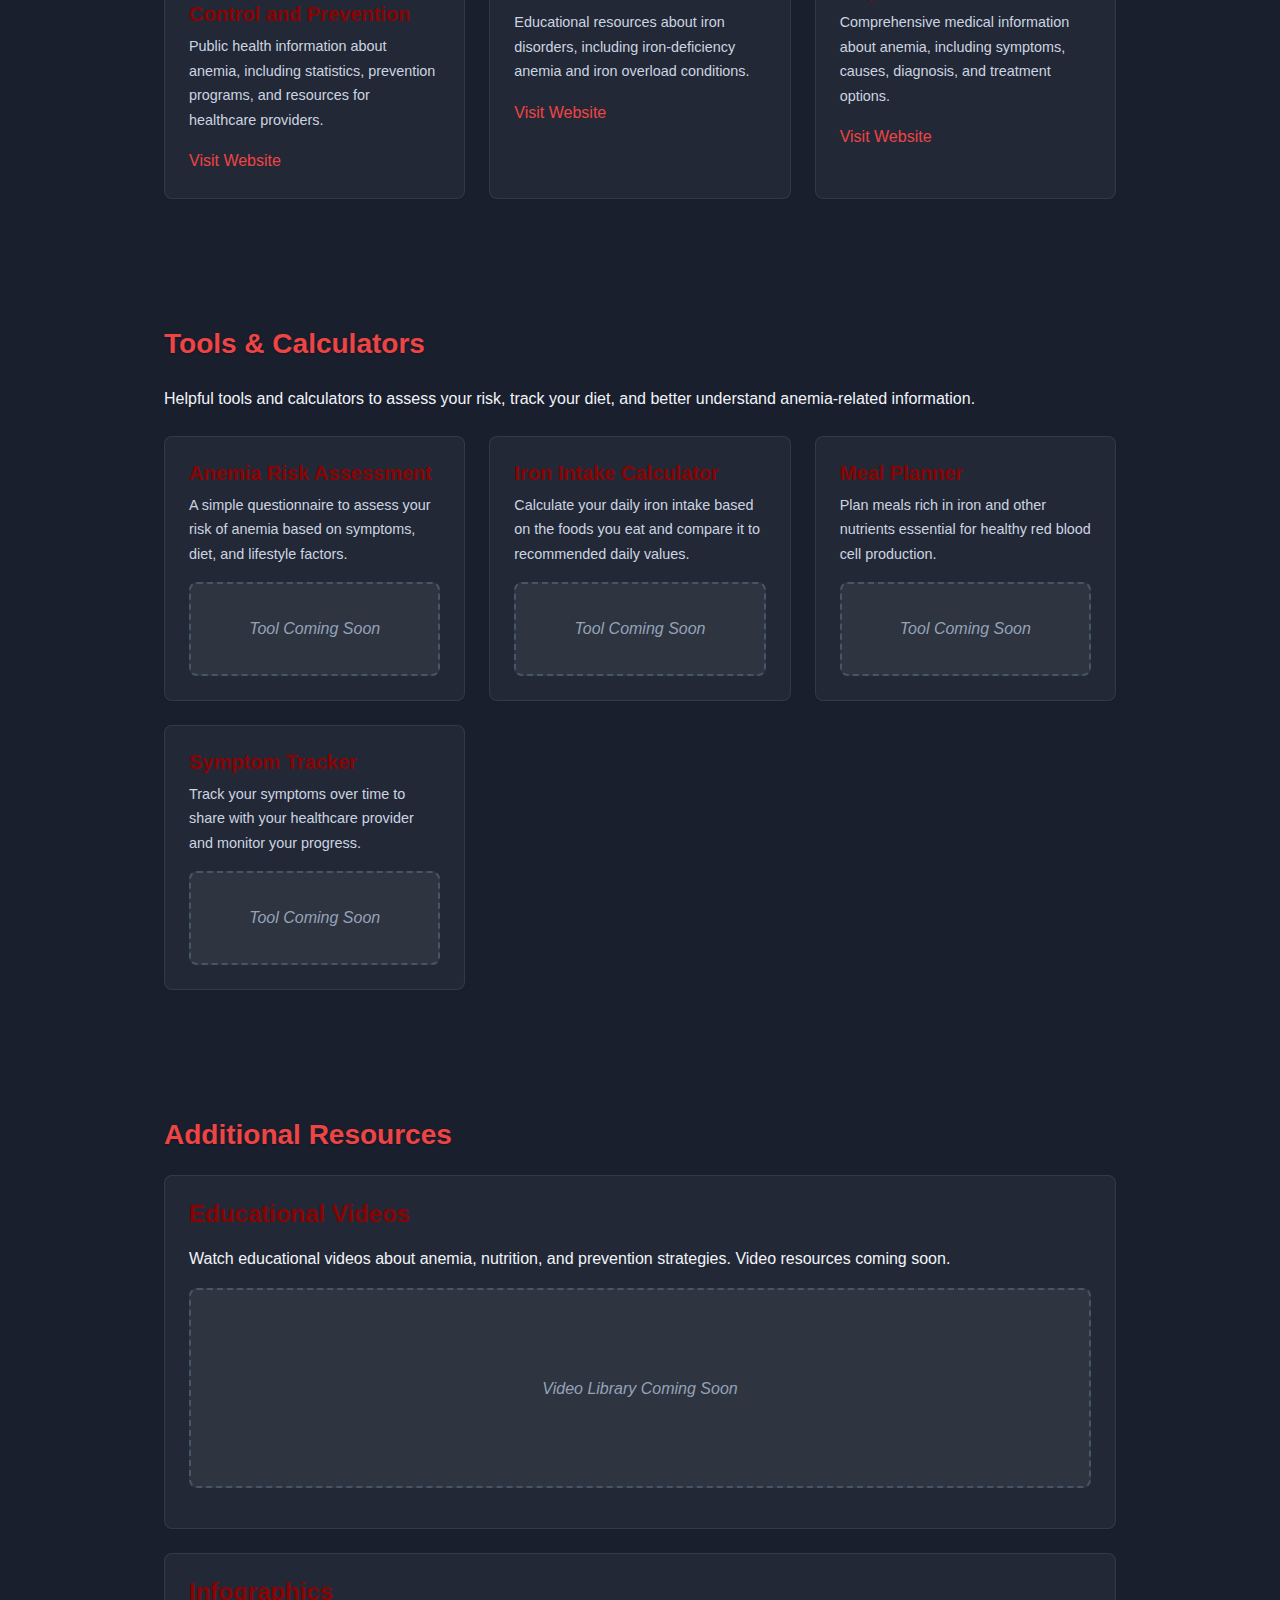
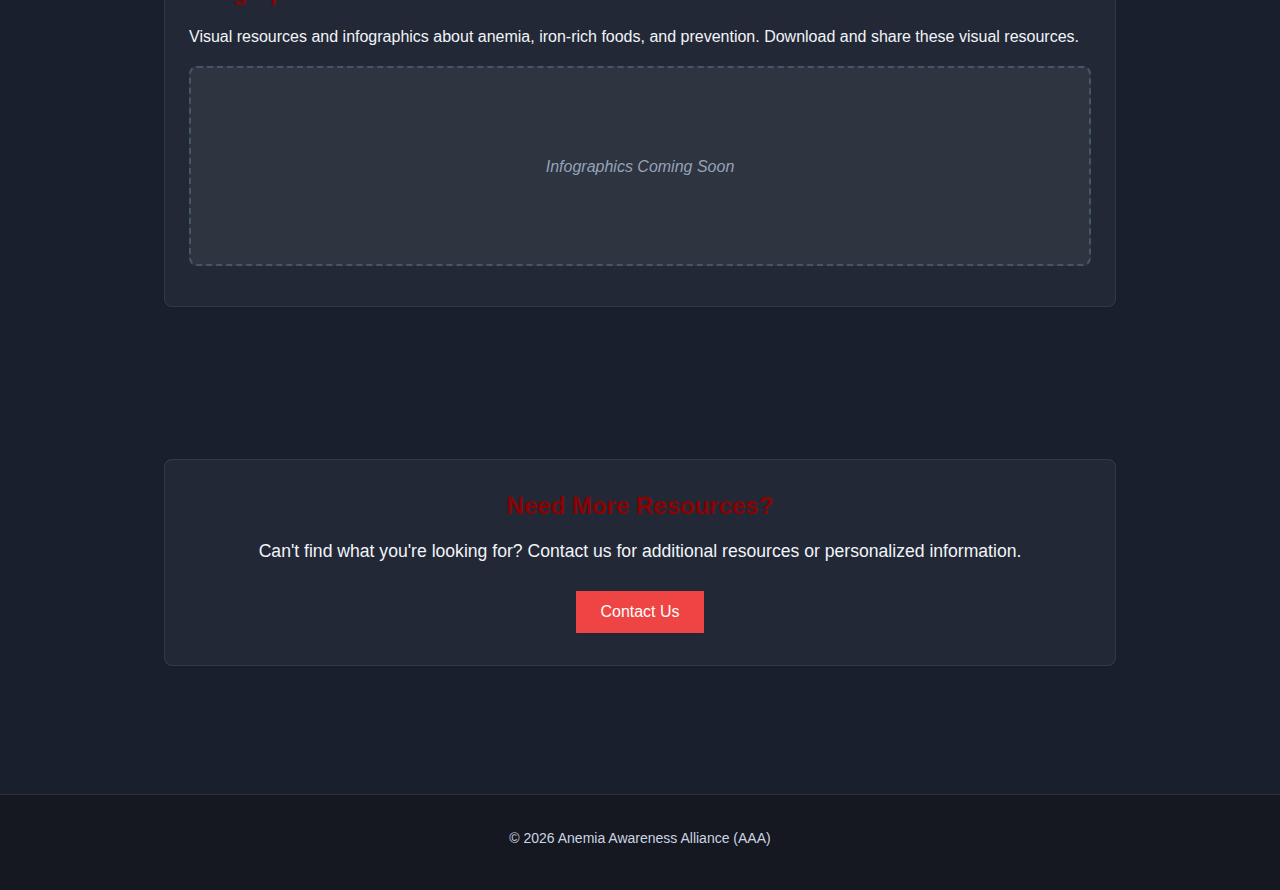
<file: resources.html>
<!DOCTYPE html>
<html lang="en" class="theme-dark">
<head>
  <meta charset="UTF-8" />
  <meta name="viewport" content="width=device-width, initial-scale=1.0" />
  <title>Resources | AAA</title>
  <link rel="stylesheet" href="style.css" />
</head>
<body class="theme-dark">
<header>
  <h1>Anemia Awareness Alliance (AAA)</h1>
  <nav>
    <a href="index.html">Home</a>
    <a href="about.html">About Us</a>
    <a href="research.html">Anemia Info</a>
      <a href="resources.html" class="active">Resources</a>
  </nav>
    <button class="theme-toggle" onclick="toggleTheme()" aria-label="Toggle theme">Light / Dark</button>
</header>

  <main>
<section>
  <h2>Resources</h2>
  <p>
        Access trusted educational and medical resources related to anemia. Download guides,
        explore external resources, and use helpful tools to better understand and manage anemia.
      </p>
    </section>

    <!-- Downloadable Guides Section -->
    <section>
      <h2>Downloadable Guides</h2>
      <p>
        Our comprehensive guides provide detailed information about anemia, prevention strategies,
        and treatment options. Download these resources for reference or to share with others.
      </p>
      <div class="resource-grid">
        <div class="resource-card">
          <h4>Anemia Basics Guide</h4>
          <p>
            A comprehensive introduction to anemia, including types, causes, symptoms, and
            basic information for patients and families.
          </p>
          <a href="#" class="btn-secondary">Download PDF</a>
        </div>
        <div class="resource-card">
          <h4>Iron-Rich Foods Guide</h4>
          <p>
            A detailed guide to iron-rich foods, meal planning ideas, and tips for improving
            iron absorption through diet.
          </p>
          <a href="#" class="btn-secondary">Download PDF</a>
        </div>
        <div class="resource-card">
          <h4>Anemia Prevention Checklist</h4>
          <p>
            A practical checklist for preventing anemia, including dietary recommendations,
            lifestyle tips, and screening guidelines.
          </p>
          <a href="#" class="btn-secondary">Download PDF</a>
        </div>
        <div class="resource-card">
          <h4>Understanding Your Blood Test Results</h4>
          <p>
            A guide to understanding common blood tests used to diagnose and monitor anemia,
            with explanations of key terms and values.
          </p>
          <a href="#" class="btn-secondary">Download PDF</a>
        </div>
        <div class="resource-card">
          <h4>Anemia in Children</h4>
          <p>
            Specialized information about anemia in children, including symptoms, prevention,
            and treatment considerations for parents and caregivers.
          </p>
          <a href="#" class="btn-secondary">Download PDF</a>
        </div>
        <div class="resource-card">
          <h4>Anemia During Pregnancy</h4>
          <p>
            Important information about anemia during pregnancy, including prevention strategies,
            dietary recommendations, and treatment options.
          </p>
          <a href="#" class="btn-secondary">Download PDF</a>
        </div>
      </div>
    </section>

    <!-- External Links Section -->
    <section>
      <h2>External Resources & Organizations</h2>
      <p>
        Links to trusted medical organizations, research institutions, and educational resources
        related to anemia and hematology.
      </p>
      <div class="resource-grid">
        <div class="resource-card">
          <h4>World Health Organization (WHO)</h4>
          <p>
            Global health information and statistics on anemia, including prevention and
            treatment guidelines.
          </p>
          <a href="https://www.who.int" target="_blank" rel="noopener noreferrer">Visit Website</a>
        </div>
        <div class="resource-card">
          <h4>American Society of Hematology</h4>
          <p>
            Professional organization providing patient education resources and information
            about blood disorders including anemia.
          </p>
          <a href="https://www.hematology.org" target="_blank" rel="noopener noreferrer">Visit Website</a>
        </div>
        <div class="resource-card">
          <h4>National Heart, Lung, and Blood Institute</h4>
          <p>
            Comprehensive information about anemia types, diagnosis, treatment, and
            prevention strategies from the NHLBI.
          </p>
          <a href="https://www.nhlbi.nih.gov" target="_blank" rel="noopener noreferrer">Visit Website</a>
        </div>
        <div class="resource-card">
          <h4>Centers for Disease Control and Prevention</h4>
          <p>
            Public health information about anemia, including statistics, prevention programs,
            and resources for healthcare providers.
          </p>
          <a href="https://www.cdc.gov" target="_blank" rel="noopener noreferrer">Visit Website</a>
        </div>
        <div class="resource-card">
          <h4>Iron Disorders Institute</h4>
          <p>
            Educational resources about iron disorders, including iron-deficiency anemia
            and iron overload conditions.
          </p>
          <a href="#" target="_blank" rel="noopener noreferrer">Visit Website</a>
        </div>
        <div class="resource-card">
          <h4>Mayo Clinic - Anemia</h4>
          <p>
            Comprehensive medical information about anemia, including symptoms, causes,
            diagnosis, and treatment options.
          </p>
          <a href="https://www.mayoclinic.org" target="_blank" rel="noopener noreferrer">Visit Website</a>
        </div>
      </div>
    </section>

    <!-- Tools & Calculators Section -->
    <section>
      <h2>Tools & Calculators</h2>
      <p>
        Helpful tools and calculators to assess your risk, track your diet, and better
        understand anemia-related information.
      </p>
      <div class="resource-grid">
        <div class="resource-card">
          <h4>Anemia Risk Assessment</h4>
          <p>
            A simple questionnaire to assess your risk of anemia based on symptoms,
            diet, and lifestyle factors.
          </p>
          <div class="placeholder">
            Tool Coming Soon
          </div>
        </div>
        <div class="resource-card">
          <h4>Iron Intake Calculator</h4>
          <p>
            Calculate your daily iron intake based on the foods you eat and compare
            it to recommended daily values.
          </p>
          <div class="placeholder">
            Tool Coming Soon
          </div>
        </div>
        <div class="resource-card">
          <h4>Meal Planner</h4>
          <p>
            Plan meals rich in iron and other nutrients essential for healthy red
            blood cell production.
          </p>
          <div class="placeholder">
            Tool Coming Soon
          </div>
        </div>
        <div class="resource-card">
          <h4>Symptom Tracker</h4>
          <p>
            Track your symptoms over time to share with your healthcare provider
            and monitor your progress.
          </p>
          <div class="placeholder">
            Tool Coming Soon
          </div>
        </div>
      </div>
    </section>

    <!-- Additional Resources -->
    <section>
      <h2>Additional Resources</h2>
      <div class="card">
        <h3>Educational Videos</h3>
        <p>
          Watch educational videos about anemia, nutrition, and prevention strategies.
          Video resources coming soon.
        </p>
        <div class="placeholder-image">
          Video Library Coming Soon
        </div>
      </div>
  <div class="card">
        <h3>Infographics</h3>
        <p>
          Visual resources and infographics about anemia, iron-rich foods, and prevention.
          Download and share these visual resources.
        </p>
        <div class="placeholder-image">
          Infographics Coming Soon
        </div>
  </div>
</section>

    <!-- Contact for Resources -->
    <section>
      <div class="card card-cta">
        <h3>Need More Resources?</h3>
        <p>
          Can't find what you're looking for? Contact us for additional resources or
          personalized information.
        </p>
        <div class="btn-group">
          <a href="about.html" class="btn-primary">Contact Us</a>
        </div>
      </div>
    </section>
  </main>

<footer>
  <p>&copy; 2026 Anemia Awareness Alliance (AAA)</p>
</footer>
<script src="theme.js"></script>
</body>
</html>
</file>
<file: style.css>
/* ============================================
   Medical Nonprofit - Modern UI System
   Theme: Iron & Vitality (Dark) / Restoration & Care (Light)
   ============================================ */

/* ============================================
   CSS Variables - Color System
   ============================================ */

:root {
  /* Identity / Emphasis - Blood Red */
  --color-blood-deep: #8A0303;        /* Deep Venous Red */
  --color-blood-oxidized: #991B1B;    /* Oxidized Red */
  
  /* Actions / Highlights */
  --color-vitality-red: #EF4444;      /* Vitality Red - Primary CTA */
  --color-pale-flush: #FECACA;        /* Pale Flush - Hover/Soft States */
  
  /* Structure / Secondary */
  --color-iron-grey: #334155;         /* Iron Grey - Borders, Icons */
  --color-pale-slate: #ACB6C3;        /* Pale Slate - Dividers */
  
  /* Spacing Scale */
  --spacing-xs: 4px;
  --spacing-sm: 8px;
  --spacing-md: 12px;
  --spacing-base: 16px;
  --spacing-lg: 24px;
  --spacing-xl: 32px;
  --spacing-2xl: 48px;
  --spacing-3xl: 64px;
  
  /* Border Radius */
  --radius-sm: 6px;
  --radius-md: 8px;
  --radius-lg: 10px;
  
  /* Shadows - Subtle, Soft */
  --shadow-sm: 0 1px 2px rgba(0, 0, 0, 0.05);
  --shadow-md: 0 2px 4px rgba(0, 0, 0, 0.08);
  --shadow-lg: 0 4px 8px rgba(0, 0, 0, 0.1);
  
  /* Transitions */
  --transition-base: 0.2s ease;
  --transition-smooth: 0.3s ease;
}

/* ============================================
   Theme: Iron & Vitality (Dark Mode)
   Default for dashboards, data-heavy views
   Refined: Softer backgrounds, improved readability, reduced eye strain
   ============================================ */

:root,
.theme-dark {
  /* Backgrounds - Softer, not pure black */
  --bg-primary: #1A1F2E;               /* Softened Midnight Slate - easier on eyes */
  --bg-secondary: rgba(255, 255, 255, 0.06);
  --bg-card: #232836;                  /* Slightly lighter slate for cards - clear separation */
  --bg-hover: rgba(255, 255, 255, 0.1);
  --bg-footer: #151821;                /* Neutral footer background */
  
  /* Text - Improved contrast for readability */
  --text-primary: #F1F5F9;            /* Softer off-white - less harsh than pure white */
  --text-secondary: #CBD5E1;          /* Muted slate - better contrast than before */
  --text-muted: #94A3B8;              /* Lighter muted for better visibility */
  
  /* Borders - Subtle, low-contrast */
  --border-primary: #475569;          /* Softer iron grey - less harsh */
  --border-secondary: rgba(71, 85, 105, 0.4);
  
  /* Accents - Red only for CTAs, alerts, active states */
  --accent-primary: #EF4444;          /* Vitality Red */
  --accent-hover: #DC2626;
  --accent-focus: rgba(239, 68, 68, 0.25);
  
  --blood-identity: #8A0303;          /* Deep Venous Red */
  
  /* Header */
  --header-bg: #8A0303;                /* Deep Venous Red - header background */
  --header-text: #F8FAFC;              /* Ghost White - header text */
  --header-border: transparent;        /* No border in dark theme */
}

/* ============================================
   Theme: Restoration & Care (Light Mode)
   Default for landing pages, forms, onboarding
   Polished: Maintain calm feel, improved contrast
   ============================================ */

.theme-light {
  /* Backgrounds - Clean white with soft separators */
  --bg-primary: #FFFFFF;              /* Pure White */
  --bg-secondary: rgba(0, 0, 0, 0.04);
  --bg-card: #FAFBFC;                 /* Very subtle off-white for cards */
  --bg-hover: rgba(0, 0, 0, 0.06);
  --bg-footer: #F8F9FA;               /* Neutral footer background - softer than white */
  
  /* Text - Improved contrast for navigation and headers */
  --text-primary: #1F2937;            /* Charcoal */
  --text-secondary: #4B5563;          /* Slightly darker for better contrast */
  --text-muted: #6B7280;
  
  /* Borders - Soft gray separators */
  --border-primary: #E5E7EB;          /* Lighter, softer border */
  --border-secondary: rgba(229, 231, 235, 0.8);
  
  /* Accents - Red only for emphasis, not large backgrounds */
  --accent-primary: #EF4444;          /* Vitality Red */
  --accent-hover: #DC2626;
  --accent-focus: rgba(239, 68, 68, 0.15);
  
  --blood-identity: #991B1B;          /* Oxidized Red */
  
  /* Header */
  --header-bg: #FFFFFF;                /* Pure White - header background */
  --header-text: #1F2937;              /* Charcoal - header text */
  --header-border: #EF4444;            /* Vitality Red - accent border */
}

/* ============================================
   Reset & Base Styles
   ============================================ */

*,
*::before,
*::after {
box-sizing: border-box;
  margin: 0;
  padding: 0;
}

html {
  font-size: 16px;
  -webkit-font-smoothing: antialiased;
  -moz-osx-font-smoothing: grayscale;
}

body {
  font-family: -apple-system, BlinkMacSystemFont, 'Segoe UI', 'Roboto', 'Oxygen',
    'Ubuntu', 'Cantarell', 'Fira Sans', 'Droid Sans', 'Helvetica Neue', sans-serif;
  background-color: var(--bg-primary);
  color: var(--text-primary);
  line-height: 1.6;
  transition: background-color var(--transition-smooth), color var(--transition-smooth);
  min-height: 100vh;
}

/* ============================================
   Typography
   ============================================ */

h1, h2, h3, h4, h5, h6 {
  font-weight: 600;
  line-height: 1.2;
  margin-bottom: var(--spacing-base);
  color: var(--text-primary);
}

h1 {
  font-size: 2rem;
  font-weight: 700;
  letter-spacing: -0.02em;
}

/* Improve h1 contrast in dark theme */
.theme-dark h1 {
  color: #F1F5F9; /* Use soft off-white for better contrast */
}

h2 {
  font-size: 1.75rem;
  font-weight: 600;
  margin-bottom: var(--spacing-lg);
  color: var(--blood-identity);
}

/* Improve h2 contrast in dark theme */
.theme-dark h2 {
  color: #EF4444; /* Use Vitality Red for better contrast on dark background */
  text-shadow: 0 1px 2px rgba(0, 0, 0, 0.3);
}

.theme-light h2 {
  color: var(--blood-identity); /* Keep original color in light theme */
}

h3 {
  font-size: 1.5rem;
  font-weight: 600;
  margin-bottom: var(--spacing-base);
  color: var(--text-primary);
}

/* Improve h3 contrast in dark theme */
.theme-dark h3 {
  color: #F1F5F9; /* Use soft off-white for better contrast */
}

h4 {
  font-size: 1.25rem;
  font-weight: 600;
}

p {
  margin-bottom: var(--spacing-base);
  line-height: 1.7;
  color: var(--text-primary);
}

a {
  color: var(--accent-primary);
  text-decoration: none;
  transition: color var(--transition-base);
}

a:hover {
  color: var(--accent-hover);
  text-decoration: underline;
}

a:focus {
  outline: 2px solid var(--accent-focus);
  outline-offset: 2px;
  border-radius: var(--radius-sm);
}

ul, ol {
  margin-bottom: var(--spacing-base);
  padding-left: var(--spacing-lg);
}

li {
  margin-bottom: var(--spacing-sm);
  line-height: 1.6;
  color: var(--text-primary);
}

/* ============================================
   Header & Navigation
   ============================================ */

header {
  background-color: var(--header-bg);
  color: var(--header-text);
  padding: var(--spacing-base) var(--spacing-lg);
display: flex;
align-items: center;
justify-content: space-between;
  gap: var(--spacing-lg);
  box-shadow: var(--shadow-md);
  border-bottom: 2px solid var(--header-border);
  position: sticky;
  top: 0;
  z-index: 100;
}

header h1 {
margin: 0;
  font-size: 1.5rem;
  font-weight: 700;
  color: var(--header-text);
  letter-spacing: -0.01em;
}

nav {
  display: flex;
  gap: var(--spacing-lg);
  align-items: center;
  flex-wrap: wrap;
}

nav a {
  color: var(--header-text);
  font-weight: 500;
  padding: var(--spacing-sm) var(--spacing-md);
  border-radius: var(--radius-sm);
  transition: background-color var(--transition-base), color var(--transition-base);
text-decoration: none;
}

nav a:hover {
  background-color: var(--bg-hover);
  color: var(--accent-primary);
  text-decoration: none;
}

nav a:focus {
  outline: 2px solid var(--accent-focus);
  outline-offset: 2px;
}

nav a.active {
  color: var(--accent-primary);
  font-weight: 600;
}

/* ============================================
   Buttons
   ============================================ */

button,
.btn {
  font-family: inherit;
  font-size: 1rem;
  font-weight: 500;
  padding: var(--spacing-sm) var(--spacing-base);
  border: none;
  border-radius: var(--radius-md);
  cursor: pointer;
  transition: all var(--transition-base);
  display: inline-flex;
  align-items: center;
  justify-content: center;
  gap: var(--spacing-sm);
  text-decoration: none;
}

.theme-toggle {
  background-color: var(--accent-primary);
  color: var(--text-primary);
  padding: var(--spacing-sm) var(--spacing-base);
  border-radius: var(--radius-md);
  font-weight: 500;
  box-shadow: var(--shadow-sm);
}

.theme-toggle:hover {
  background-color: var(--accent-hover);
  box-shadow: var(--shadow-md);
  transform: translateY(-1px);
}

.theme-toggle:focus {
  outline: 2px solid var(--accent-focus);
  outline-offset: 2px;
}

.theme-toggle:active {
  transform: translateY(0);
}

.btn-primary {
  background-color: var(--accent-primary);
  color: #FFFFFF;
  box-shadow: var(--shadow-sm);
  padding: var(--spacing-sm) var(--spacing-lg);
}

.btn-primary:hover {
  background-color: var(--accent-hover);
  color: #FFFFFF;
  box-shadow: var(--shadow-md);
  transform: translateY(-1px);
  text-decoration: none;
}

.btn-primary:focus {
  outline: 2px solid var(--accent-focus);
  outline-offset: 2px;
}

.btn-secondary {
  background-color: transparent;
  color: var(--accent-primary);
  border: 1px solid var(--border-primary);
  padding: var(--spacing-sm) var(--spacing-lg);
}

.btn-secondary:hover {
  background-color: var(--bg-hover);
  border-color: var(--accent-primary);
  color: var(--accent-primary);
  text-decoration: none;
}

/* ============================================
   Layout & Sections
   ============================================ */

section {
max-width: 1000px;
  margin: 0 auto;
  padding: var(--spacing-3xl) var(--spacing-lg);
}

section:last-of-type {
  border-bottom: none;
}

/* ============================================
   Cards
   ============================================ */

.card {
  background-color: var(--bg-card);
  border: 1px solid var(--border-secondary);
  border-radius: var(--radius-md);
  padding: var(--spacing-lg);
  margin-top: var(--spacing-lg);
  box-shadow: var(--shadow-sm);
  transition: box-shadow var(--transition-base), border-color var(--transition-base);
}

.card:hover {
  box-shadow: var(--shadow-md);
  border-color: var(--border-primary);
}

.card h3 {
  margin-top: 0;
  margin-bottom: var(--spacing-base);
  color: var(--blood-identity);
}

.card ul,
.card ol {
  margin-bottom: 0;
}

/* ============================================
   Forms
   ============================================ */

input[type="text"],
input[type="email"],
input[type="password"],
input[type="number"],
input[type="tel"],
input[type="url"],
textarea,
select {
  width: 100%;
  padding: var(--spacing-sm) var(--spacing-base);
  font-family: inherit;
  font-size: 1rem;
  background-color: var(--bg-primary);
  color: var(--text-primary);
  border: 1px solid var(--border-primary);
  border-radius: var(--radius-md);
  transition: border-color var(--transition-base), box-shadow var(--transition-base);
  margin-bottom: var(--spacing-base);
}

input:focus,
textarea:focus,
select:focus {
  outline: none;
  border-color: var(--accent-primary);
  box-shadow: 0 0 0 3px var(--accent-focus);
}

input:invalid,
textarea:invalid {
  border-color: var(--accent-primary);
}

label {
  display: block;
  margin-bottom: var(--spacing-sm);
  font-weight: 500;
  color: var(--text-primary);
}

/* ============================================
   Footer
   ============================================ */

footer {
  background-color: var(--bg-footer);
  text-align: center;
  padding: var(--spacing-xl) var(--spacing-lg);
  margin-top: var(--spacing-3xl);
  border-top: 1px solid var(--border-secondary);
  color: var(--text-secondary);
  font-size: 0.875rem;
}

footer p {
  margin: 0 0 var(--spacing-sm) 0;
  color: var(--text-secondary);
}

footer a {
  color: var(--text-secondary);
  text-decoration: none;
  transition: color var(--transition-base);
}

footer a:hover {
  color: var(--accent-primary);
  text-decoration: underline;
}

footer .footer-links {
  display: flex;
  justify-content: center;
  gap: var(--spacing-lg);
  flex-wrap: wrap;
  margin-top: var(--spacing-base);
  margin-bottom: var(--spacing-sm);
}

footer .footer-links a {
  color: var(--text-secondary);
  font-size: 0.875rem;
}

footer .footer-email {
  margin-top: var(--spacing-sm);
  color: var(--text-secondary);
  font-size: 0.875rem;
}

/* ============================================
   Utility Classes for Layout
   ============================================ */

.card-cta {
  text-align: center;
  padding: var(--spacing-xl);
}

.card-cta h2,
.card-cta h3 {
  margin-bottom: var(--spacing-base);
}

.card-cta p {
  font-size: 1.1rem;
  margin-bottom: var(--spacing-lg);
}

.btn-group {
  display: flex;
  gap: var(--spacing-base);
  justify-content: center;
  flex-wrap: wrap;
  margin-top: var(--spacing-base);
}

.card-margin-top {
  margin-top: var(--spacing-xl);
}

.card-cta h2 {
  color: var(--blood-identity);
}

/* Improve card-cta h2 contrast in dark theme */
.theme-dark .card-cta h2 {
  color: #EF4444; /* Use Vitality Red for better contrast on dark background */
}

/* ============================================
   Utility Classes
   ============================================ */

.text-center {
  text-align: center;
}

.text-muted {
  color: var(--text-muted);
}

.text-secondary {
  color: var(--text-secondary);
}

.mt-sm { margin-top: var(--spacing-sm); }
.mt-base { margin-top: var(--spacing-base); }
.mt-lg { margin-top: var(--spacing-lg); }
.mt-xl { margin-top: var(--spacing-xl); }

.mb-sm { margin-bottom: var(--spacing-sm); }
.mb-base { margin-bottom: var(--spacing-base); }
.mb-lg { margin-bottom: var(--spacing-lg); }
.mb-xl { margin-bottom: var(--spacing-xl); }

/* ============================================
   Responsive Design
   ============================================ */

@media (max-width: 768px) {
  header {
    flex-direction: column;
    align-items: flex-start;
    gap: var(--spacing-base);
  }
  
  nav {
    width: 100%;
    flex-direction: column;
    align-items: flex-start;
    gap: var(--spacing-sm);
  }
  
  nav a {
    width: 100%;
    padding: var(--spacing-sm);
  }
  
  section {
    padding: var(--spacing-xl) var(--spacing-base);
  }
  
  h1 {
    font-size: 1.75rem;
  }
  
  h2 {
    font-size: 1.5rem;
  }
}

/* ============================================
   Accessibility
   ============================================ */

@media (prefers-reduced-motion: reduce) {
  *,
  *::before,
  *::after {
    animation-duration: 0.01ms !important;
    animation-iteration-count: 1 !important;
    transition-duration: 0.01ms !important;
  }
}

/* Focus visible for keyboard navigation */
*:focus-visible {
  outline: 2px solid var(--accent-primary);
  outline-offset: 2px;
}

/* ============================================
   Game Styles (Iron Rush)
   ============================================ */

.game-container {
  margin: var(--spacing-xl) 0;
  padding: var(--spacing-lg);
  background-color: var(--bg-card);
  border: 1px solid var(--border-secondary);
  border-radius: var(--radius-md);
  box-shadow: var(--shadow-sm);
}

.game-section {
  display: none;
}

.game-section.visible {
  display: block;
}

.game-wrapper {
  width: 100%;
  max-width: 800px;
  margin: 0 auto;
}

.game-canvas {
  width: 100%;
  border-radius: var(--radius-md);
  display: block;
  background-color: var(--bg-primary);
  border: 1px solid var(--border-primary);
}

.game-description {
  margin-top: var(--spacing-base);
  color: var(--text-secondary);
  font-size: 0.9rem;
  text-align: center;
}

/* ============================================
   Team Grid
   ============================================ */

.team-grid {
  display: grid;
  grid-template-columns: repeat(auto-fill, minmax(250px, 1fr));
  gap: var(--spacing-lg);
  margin-top: var(--spacing-xl);
}

.team-member {
  background-color: var(--bg-card);
  border: 1px solid var(--border-secondary);
  border-radius: var(--radius-md);
  padding: var(--spacing-lg);
  text-align: center;
  transition: box-shadow var(--transition-base), transform var(--transition-base);
  box-shadow: var(--shadow-sm);
}

.team-member:hover {
  box-shadow: var(--shadow-md);
  transform: translateY(-2px);
}

.team-member-image {
  width: 120px;
  height: 120px;
  border-radius: 50%;
  background-color: var(--bg-secondary);
  border: 2px solid var(--border-primary);
  margin: 0 auto var(--spacing-base);
  display: flex;
  align-items: center;
  justify-content: center;
  font-size: 3rem;
  color: var(--text-muted);
}

.team-member-name {
  font-size: 1.1rem;
  font-weight: 600;
  color: var(--text-primary);
  margin-bottom: var(--spacing-sm);
}

.team-member-role {
  font-size: 0.9rem;
  color: var(--accent-primary);
  font-weight: 500;
  margin-bottom: var(--spacing-sm);
}

.team-member-bio {
  font-size: 0.875rem;
  color: var(--text-secondary);
  line-height: 1.5;
  margin-top: var(--spacing-sm);
}

/* ============================================
   Organization Info
   ============================================ */

.org-info {
  margin-top: var(--spacing-xl);
}

.org-info-grid {
  display: grid;
  grid-template-columns: repeat(auto-fit, minmax(300px, 1fr));
  gap: var(--spacing-lg);
  margin-top: var(--spacing-lg);
}

.org-contact {
  background-color: var(--bg-card);
  border: 1px solid var(--border-secondary);
  border-radius: var(--radius-md);
  padding: var(--spacing-lg);
  box-shadow: var(--shadow-sm);
}

.org-contact h4 {
  color: var(--blood-identity);
  margin-bottom: var(--spacing-base);
  font-size: 1.1rem;
}

.org-contact p {
  margin-bottom: var(--spacing-sm);
  color: var(--text-primary);
}

.org-contact a {
  color: var(--accent-primary);
  text-decoration: none;
}

.org-contact a:hover {
  text-decoration: underline;
}

.values-list {
  list-style: none;
  padding-left: 0;
  margin-top: var(--spacing-base);
}

.values-list li {
  padding-left: var(--spacing-lg);
  position: relative;
  margin-bottom: var(--spacing-sm);
}

.values-list li::before {
  content: '●';
  position: absolute;
  left: 0;
  color: var(--accent-primary);
  font-weight: bold;
}

.values-list li span {
  cursor: pointer;
  color: var(--accent-primary);
  text-decoration: underline;
  text-decoration-color: transparent;
  transition: text-decoration-color var(--transition-base), color var(--transition-base);
}

.values-list li span:hover {
  text-decoration-color: var(--accent-primary);
  color: var(--accent-hover);
}

/* ============================================
   Hero Section
   ============================================ */

.hero {
  text-align: center;
  padding: var(--spacing-3xl) var(--spacing-lg);
  background: linear-gradient(135deg, var(--bg-card) 0%, var(--bg-secondary) 100%);
  border-radius: var(--radius-md);
  margin-bottom: var(--spacing-xl);
}

.hero h1 {
  font-size: 2.5rem;
  margin-bottom: var(--spacing-base);
  color: var(--blood-identity);
}

.hero p {
  font-size: 1.25rem;
  color: var(--text-secondary);
  max-width: 800px;
  margin: 0 auto var(--spacing-lg);
  line-height: 1.7;
}

.hero .btn-group {
  margin-top: var(--spacing-lg);
}

/* ============================================
   Stats Grid
   ============================================ */

.stats-grid {
  display: grid;
  grid-template-columns: repeat(auto-fit, minmax(200px, 1fr));
  gap: var(--spacing-lg);
  margin: var(--spacing-xl) 0;
}

.stat-card {
  background-color: var(--bg-card);
  border: 1px solid var(--border-secondary);
  border-radius: var(--radius-md);
  padding: var(--spacing-lg);
  text-align: center;
  box-shadow: var(--shadow-sm);
}

.stat-number {
  font-size: 2.5rem;
  font-weight: 700;
  color: var(--accent-primary);
  margin-bottom: var(--spacing-sm);
}

.stat-label {
  font-size: 0.9rem;
  color: var(--text-secondary);
  text-transform: uppercase;
  letter-spacing: 0.05em;
}

/* ============================================
   Testimonials
   ============================================ */

.testimonials {
  margin: var(--spacing-xl) 0;
}

.testimonial {
  background-color: var(--bg-card);
  border-left: 3px solid var(--accent-primary);
  border-radius: var(--radius-md);
  padding: var(--spacing-lg);
  margin-bottom: var(--spacing-base);
  box-shadow: var(--shadow-sm);
}

.testimonial-text {
  font-style: italic;
  color: var(--text-primary);
  margin-bottom: var(--spacing-base);
  line-height: 1.7;
}

.testimonial-author {
  color: var(--text-secondary);
  font-size: 0.9rem;
  font-weight: 500;
}

/* ============================================
   FAQ Section
   ============================================ */

.faq-item {
  background-color: var(--bg-card);
  border: 1px solid var(--border-secondary);
  border-radius: var(--radius-md);
  padding: var(--spacing-lg);
  margin-bottom: var(--spacing-base);
  box-shadow: var(--shadow-sm);
}

.faq-question {
  font-weight: 600;
  color: var(--text-primary);
  margin-bottom: var(--spacing-sm);
  font-size: 1.1rem;
}

.faq-answer {
  color: var(--text-secondary);
  line-height: 1.7;
}

/* ============================================
   Resource Cards
   ============================================ */

.resource-grid {
  display: grid;
  grid-template-columns: repeat(auto-fill, minmax(280px, 1fr));
  gap: var(--spacing-lg);
  margin-top: var(--spacing-lg);
}

.resource-card {
  background-color: var(--bg-card);
  border: 1px solid var(--border-secondary);
  border-radius: var(--radius-md);
  padding: var(--spacing-lg);
  box-shadow: var(--shadow-sm);
  transition: box-shadow var(--transition-base), transform var(--transition-base);
}

.resource-card:hover {
  box-shadow: var(--shadow-md);
  transform: translateY(-2px);
}

.resource-card h4 {
  color: var(--blood-identity);
  margin-bottom: var(--spacing-sm);
}

.resource-card p {
  color: var(--text-secondary);
font-size: 0.9rem;
  margin-bottom: var(--spacing-base);
}

.resource-card a {
  color: var(--accent-primary);
  font-weight: 500;
  text-decoration: none;
}

.resource-card a:hover {
  text-decoration: underline;
}

/* ============================================
   Placeholder Styles
   ============================================ */

.placeholder {
  background-color: var(--bg-secondary);
  border: 2px dashed var(--border-primary);
  border-radius: var(--radius-md);
  padding: var(--spacing-xl);
  text-align: center;
  color: var(--text-muted);
  font-style: italic;
}

.placeholder-image {
  width: 100%;
  height: 200px;
  background-color: var(--bg-secondary);
  border: 2px dashed var(--border-primary);
  border-radius: var(--radius-md);
  display: flex;
  align-items: center;
  justify-content: center;
  color: var(--text-muted);
  font-style: italic;
  margin: var(--spacing-base) 0;
}
</file>
